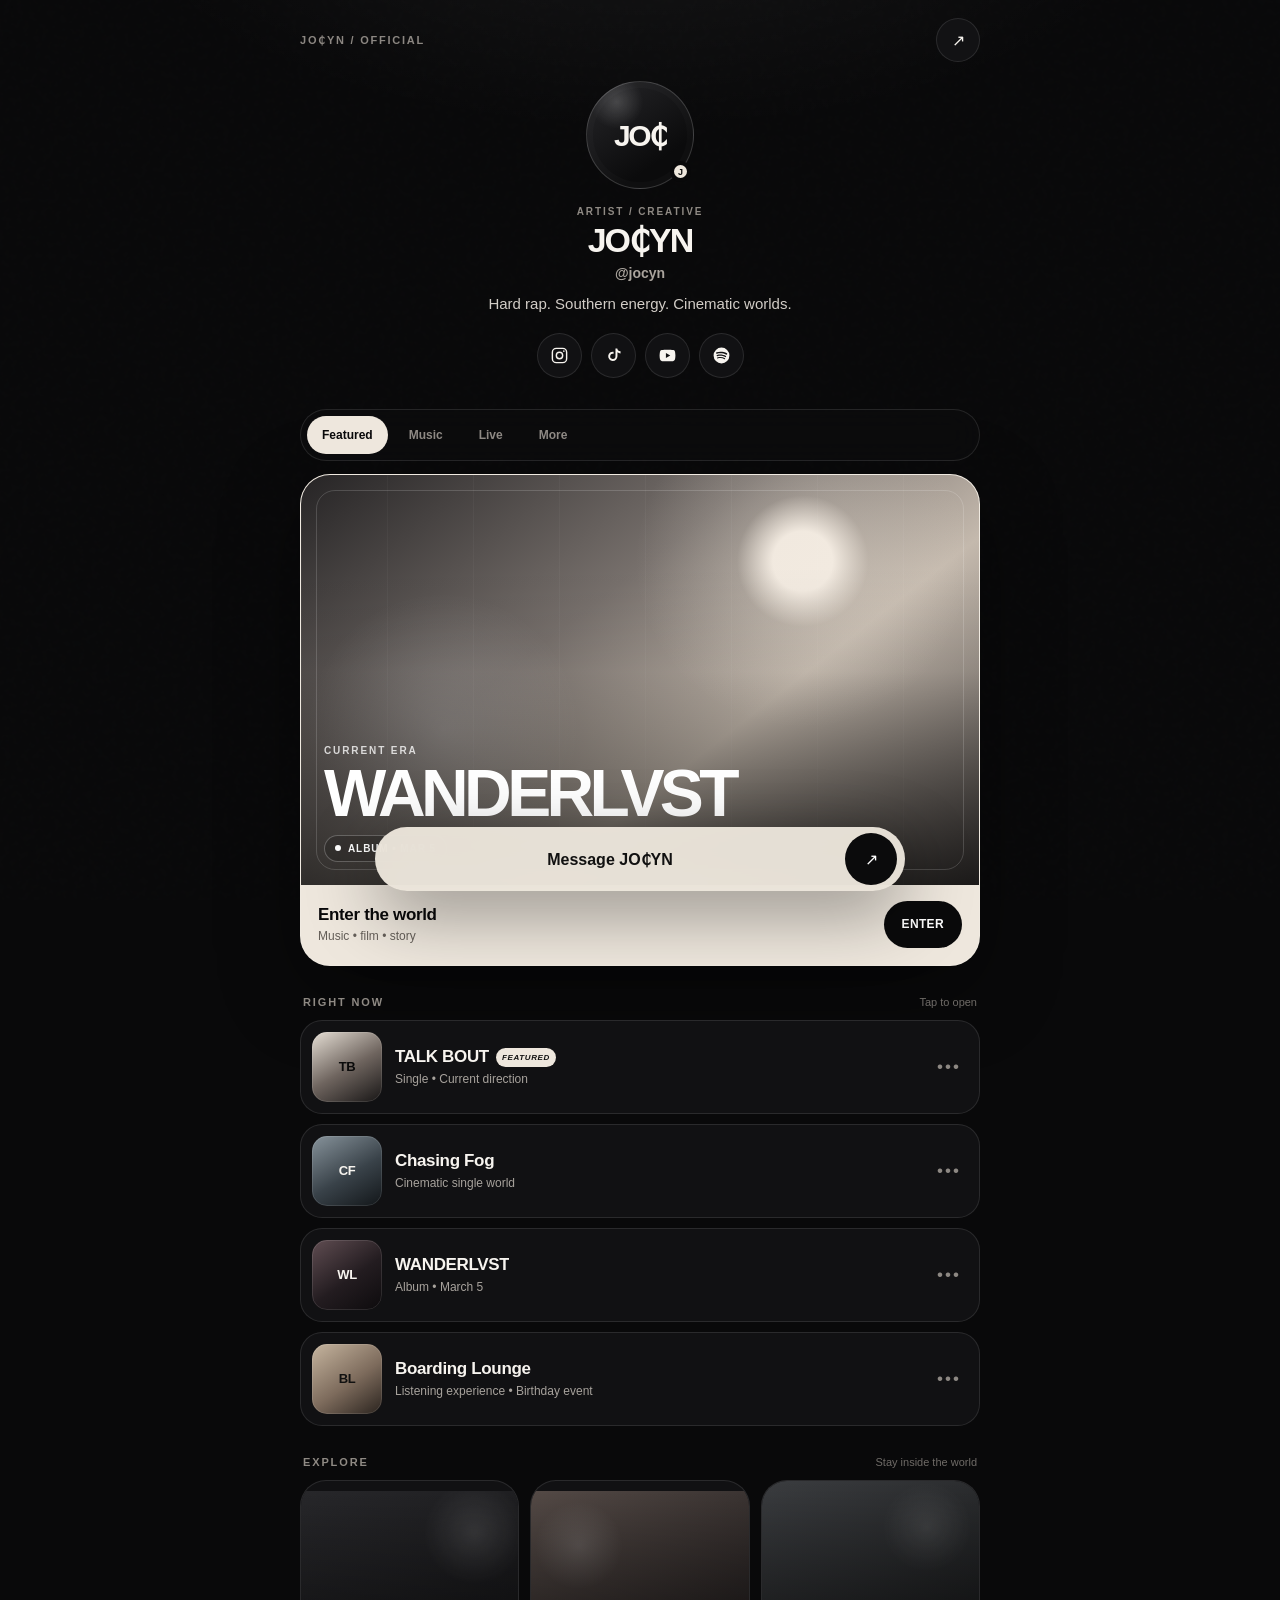
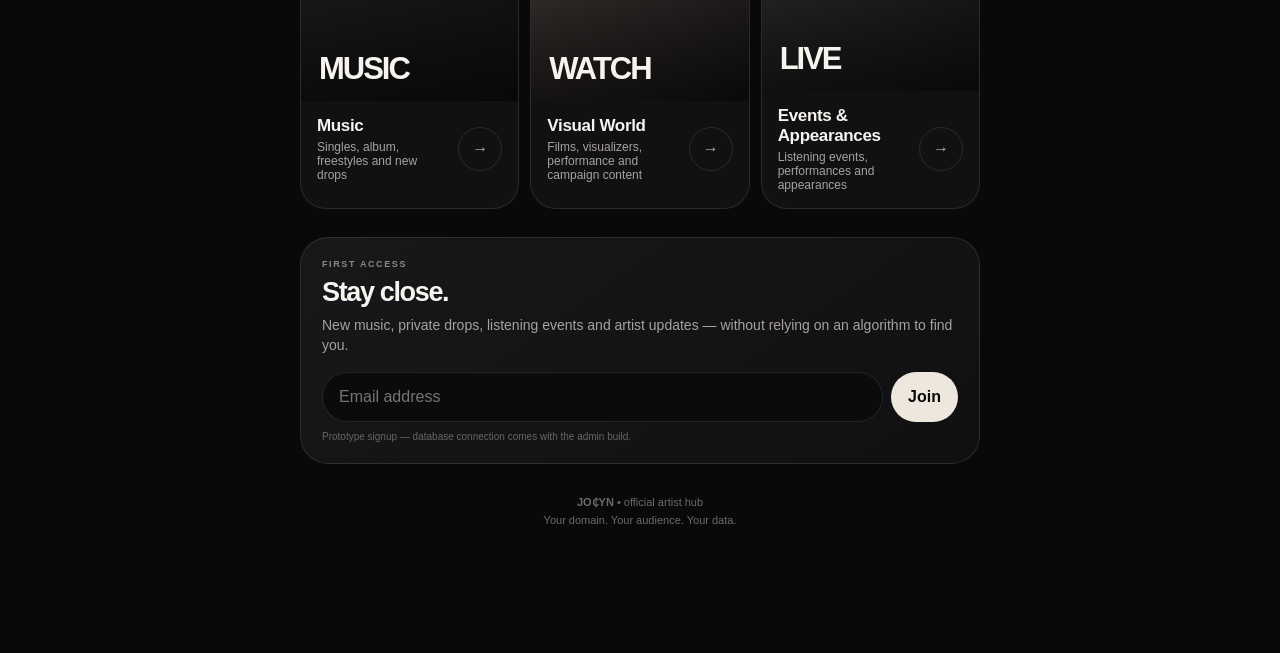
<file: jocyn-link-hub/index.html>
<!doctype html>
<html lang="en">
<head>
<meta charset="utf-8">
<meta name="viewport" content="width=device-width,initial-scale=1,viewport-fit=cover">
<meta name="theme-color" content="#0a0a0b">
<meta name="color-scheme" content="dark">
<title>JO₵YN — Official</title>
<meta name="description" content="JO₵YN — official artist hub for music, visuals, releases and events.">
<meta property="og:title" content="JO₵YN — Official">
<meta property="og:description" content="Music, visuals, releases and events — all in one place.">
<style>
:root{
  --bg:#09090a;--panel:#111113;--panel2:#171719;--panel3:#202023;--text:#f7f4ef;--muted:#a7a29c;
  --line:rgba(255,255,255,.105);--line2:rgba(255,255,255,.18);--paper:#eee7dd;--ink:#09090a;--soft:#cfc5b9;
  --r:26px;--ease:cubic-bezier(.2,.75,.25,1);--shadow:0 24px 80px rgba(0,0,0,.38)
}
*{box-sizing:border-box}
html{background:var(--bg);scroll-behavior:smooth}
body{margin:0;min-height:100%;background:
  radial-gradient(900px 420px at 50% -120px,rgba(255,255,255,.055),transparent 60%),var(--bg);
  color:var(--text);font-family:-apple-system,BlinkMacSystemFont,"SF Pro Display","Helvetica Neue",Arial,sans-serif;
  -webkit-font-smoothing:antialiased;text-rendering:optimizeLegibility}
body:before{content:"";position:fixed;inset:0;pointer-events:none;opacity:.17;z-index:0;background-image:url("data:image/svg+xml,%3Csvg viewBox='0 0 180 180' xmlns='http://www.w3.org/2000/svg'%3E%3Cfilter id='n'%3E%3CfeTurbulence type='fractalNoise' baseFrequency='.8' numOctaves='2' stitchTiles='stitch'/%3E%3C/filter%3E%3Crect width='100%25' height='100%25' filter='url(%23n)' opacity='.07'/%3E%3C/svg%3E")}
button,a,input{font:inherit}
button,a{-webkit-tap-highlight-color:transparent}
button{color:inherit}
a{color:inherit;text-decoration:none}
button:focus-visible,a:focus-visible,input:focus-visible{outline:2px solid var(--paper);outline-offset:3px}
.shell{position:relative;z-index:1;width:min(100%,720px);margin:0 auto;padding:16px 16px calc(122px + env(safe-area-inset-bottom))}
.topbar{height:48px;display:flex;align-items:center;justify-content:space-between}
.microbrand{font-size:11px;letter-spacing:.16em;font-weight:800;color:#8c8782}
.iconbtn{width:44px;height:44px;border:1px solid var(--line);background:rgba(20,20,22,.88);border-radius:50%;display:grid;place-items:center;cursor:pointer;backdrop-filter:blur(14px)}
.profile{text-align:center;padding:17px 5px 7px}
.avatarWrap{width:108px;height:108px;margin:0 auto 17px;position:relative}
.avatar{width:100%;height:100%;border-radius:50%;border:1px solid var(--line2);background:
  radial-gradient(circle at 28% 19%,rgba(255,255,255,.18),transparent 23%),
  linear-gradient(145deg,#27272a 0%,#0b0b0c 72%);display:grid;place-items:center;font-size:30px;font-weight:850;letter-spacing:-.08em;box-shadow:inset 0 0 0 6px rgba(255,255,255,.015)}
.statusdot{position:absolute;right:3px;bottom:7px;width:21px;height:21px;border-radius:50%;background:var(--paper);color:#111;border:4px solid var(--bg);font-size:9px;display:grid;place-items:center;font-weight:900}
.eyebrow{font-size:10px;letter-spacing:.19em;font-weight:800;color:#8f8a84;margin-bottom:8px}
.name{font-size:34px;line-height:.94;letter-spacing:-.058em;margin:0;font-weight:850}
.handle{font-size:14px;color:#aaa49d;margin-top:8px;font-weight:650}
.bio{margin:12px auto 0;max-width:430px;color:#d2cdc7;font-size:15px;line-height:1.45}
.socials{display:flex;justify-content:center;gap:9px;margin:18px 0 6px}
.socials a{width:45px;height:45px;border-radius:50%;display:grid;place-items:center;background:var(--panel);border:1px solid var(--line);transition:transform .18s var(--ease),background .18s ease}
.socials a:active{transform:scale(.95)}
.socials svg{width:19px;height:19px}
.navrail{position:sticky;top:8px;z-index:20;margin:18px 0 13px;display:flex;gap:6px;overflow:auto;padding:6px;background:rgba(13,13,14,.72);border:1px solid var(--line);border-radius:999px;backdrop-filter:blur(18px);scrollbar-width:none}
.navrail::-webkit-scrollbar{display:none}
.navrail button{border:0;background:transparent;color:#8e8984;white-space:nowrap;border-radius:999px;min-height:38px;padding:0 15px;font-size:12px;font-weight:750;cursor:pointer}
.navrail button.active{background:var(--paper);color:var(--ink)}
.hero{border-radius:30px;overflow:hidden;border:1px solid var(--line);background:var(--paper);color:var(--ink);box-shadow:var(--shadow)}
.heroVisual{min-height:330px;position:relative;display:flex;align-items:flex-end;padding:23px;background:
  radial-gradient(circle at 74% 21%,rgba(245,237,227,.96) 0 5%,rgba(240,232,220,.22) 11%,transparent 28%),
  radial-gradient(circle at 21% 62%,rgba(255,255,255,.18),transparent 23%),
  linear-gradient(142deg,#262425 0%,#77706c 38%,#c4b9ad 63%,#504b49 100%)}
.heroVisual:before{content:"";position:absolute;inset:0;background:
  linear-gradient(180deg,transparent 22%,rgba(0,0,0,.05) 48%,rgba(0,0,0,.65) 100%),
  repeating-linear-gradient(90deg,rgba(255,255,255,.03) 0 1px,transparent 1px 86px)}
.heroVisual:after{content:"";position:absolute;inset:15px;border:1px solid rgba(255,255,255,.16);border-radius:19px;pointer-events:none}
.heroCopy{position:relative;z-index:1;color:#fff;max-width:90%}
.heroKicker{font-size:10px;letter-spacing:.19em;font-weight:850;opacity:.78}
.heroTitle{font-size:48px;line-height:.87;letter-spacing:-.07em;font-weight:880;margin-top:9px}
.heroStatus{margin-top:12px;display:inline-flex;align-items:center;gap:7px;font-size:10px;font-weight:800;letter-spacing:.09em;border:1px solid rgba(255,255,255,.25);padding:7px 10px;border-radius:999px;background:rgba(0,0,0,.14);backdrop-filter:blur(10px)}
.heroStatus i{width:6px;height:6px;border-radius:50%;background:#fff;display:block}
.heroFoot{display:flex;align-items:center;justify-content:space-between;gap:14px;padding:16px 17px 17px}
.heroFoot strong{font-size:17px;display:block;letter-spacing:-.02em}
.heroFoot span{font-size:12px;color:#655f59;display:block;margin-top:4px}
.pill{border:0;background:#0a0a0b;color:#fff;border-radius:999px;min-height:47px;padding:0 18px;font-weight:800;font-size:12px;letter-spacing:.03em;cursor:pointer}
.sectionHead{display:flex;align-items:end;justify-content:space-between;gap:12px;margin:30px 3px 12px}
.sectionHead div:first-child{font-size:11px;letter-spacing:.17em;text-transform:uppercase;color:#8f8a84;font-weight:800}
.sectionHead small{font-size:11px;color:#6f6b67}
.stack{display:grid;gap:10px}
.linkcard{width:100%;border:1px solid var(--line);background:var(--panel);border-radius:22px;padding:11px;display:grid;grid-template-columns:minmax(0,1fr) 38px;align-items:center;gap:5px;transition:transform .16s var(--ease),background .16s ease,border-color .16s ease}
.linkcard:active{transform:scale(.988);background:#18181a}
.cardMain{min-width:0;border:0;background:transparent;color:inherit;padding:0;display:grid;grid-template-columns:70px minmax(0,1fr);align-items:center;gap:13px;text-align:left;cursor:pointer}
.art{width:70px;height:70px;border-radius:15px;display:grid;place-items:center;overflow:hidden;font-size:13px;font-weight:900;letter-spacing:-.03em;position:relative}
.art:after{content:"";position:absolute;inset:0;border:1px solid rgba(255,255,255,.11);border-radius:inherit}
.art.talk{background:linear-gradient(150deg,#e5ded4,#6f655f 52%,#171515);color:#0b0b0b}
.art.fog{background:linear-gradient(150deg,#87939b,#394249 55%,#121619)}
.art.album{background:linear-gradient(145deg,#604d52,#231c20 55%,#0d0b0d)}
.art.event{background:linear-gradient(145deg,#c6b59f,#7d6b5c 55%,#2a231e);color:#111}
.art.mono{background:linear-gradient(145deg,#3a3a3d,#111113)}
.art.stage{background:linear-gradient(145deg,#53433c,#171316)}
.cardText{min-width:0}
.cardTop{display:flex;gap:7px;align-items:center;min-width:0}
.cardText strong{font-size:17px;letter-spacing:-.02em;white-space:nowrap;overflow:hidden;text-overflow:ellipsis}
.badge{font-size:8px;letter-spacing:.08em;font-weight:850;padding:5px 6px;border-radius:999px;background:var(--paper);color:#111;flex:none}
.cardText span{display:block;color:var(--muted);font-size:12px;margin-top:5px;white-space:nowrap;overflow:hidden;text-overflow:ellipsis}
.kebab{width:38px;height:38px;border:0;background:transparent;color:#8d8883;border-radius:50%;cursor:pointer;font-size:17px;letter-spacing:2px}
.collectionGrid{display:grid;grid-template-columns:1fr;gap:11px}
.collection{border:1px solid var(--line);background:var(--panel);border-radius:26px;overflow:hidden;cursor:pointer;text-align:left;padding:0;color:inherit}
.collectionVisual{min-height:188px;padding:18px;display:flex;align-items:flex-end;position:relative;background:
  radial-gradient(circle at 80% 20%,rgba(255,255,255,.12),transparent 21%),
  linear-gradient(145deg,#27272a,#131315)}
.collection:nth-child(2) .collectionVisual{background:radial-gradient(circle at 22% 26%,rgba(255,255,255,.13),transparent 19%),linear-gradient(145deg,#544a46,#181516)}
.collection:nth-child(3) .collectionVisual{background:radial-gradient(circle at 76% 22%,rgba(255,255,255,.1),transparent 19%),linear-gradient(145deg,#3b3d40,#151617)}
.collectionVisual:after{content:"";position:absolute;inset:0;background:linear-gradient(180deg,transparent,rgba(0,0,0,.58))}
.collectionLabel{position:relative;z-index:1;font-size:36px;font-weight:880;letter-spacing:-.065em;line-height:.9}
.collectionFoot{padding:15px 16px 16px;display:flex;align-items:center;justify-content:space-between;gap:12px}
.collectionFoot strong{display:block;font-size:17px;letter-spacing:-.02em}
.collectionFoot span{font-size:12px;color:var(--muted);display:block;margin-top:4px}
.circleArrow{width:44px;height:44px;border-radius:50%;border:1px solid var(--line);display:grid;place-items:center;flex:none;color:#bbb4ad}
.join{margin-top:28px;border-radius:28px;border:1px solid var(--line);padding:21px;background:linear-gradient(145deg,#18181a,#101012)}
.joinLabel{font-size:9px;font-weight:850;letter-spacing:.18em;color:#8d8883}
.join h2{font-size:27px;letter-spacing:-.05em;margin:8px 0 7px}
.join p{font-size:14px;line-height:1.48;color:var(--muted);margin:0}
.joinRow{display:grid;grid-template-columns:minmax(0,1fr) auto;gap:8px;margin-top:16px}
.join input{min-width:0;min-height:50px;border-radius:999px;border:1px solid var(--line);background:#0b0b0c;color:#fff;padding:0 16px;font-size:16px}
.join button{border:0;border-radius:999px;background:var(--paper);color:var(--ink);font-weight:800;padding:0 17px}
.micro{margin-top:9px;color:#68645f;font-size:10px}
.footer{text-align:center;color:#6f6a65;font-size:11px;line-height:1.65;padding:29px 0 2px}
.sticky{position:fixed;z-index:40;left:0;right:0;bottom:0;padding:8px 14px calc(9px + env(safe-area-inset-bottom));pointer-events:none}
.stickyInner{width:min(calc(100% - 10px),530px);margin:auto;display:grid;grid-template-columns:1fr 54px;gap:6px;background:rgba(239,232,222,.95);padding:6px;border-radius:999px;color:#111;box-shadow:0 20px 70px rgba(0,0,0,.4);backdrop-filter:blur(18px);pointer-events:auto}
.message{min-height:52px;border:0;background:transparent;font-weight:820;cursor:pointer}
.share{width:52px;height:52px;border:0;border-radius:50%;background:#0b0b0c;color:#fff;display:grid;place-items:center;cursor:pointer}
.backdrop{position:fixed;inset:0;background:rgba(0,0,0,.62);z-index:70;display:none;align-items:flex-end;backdrop-filter:blur(7px)}
.backdrop.open{display:flex}
.sheet{width:min(100%,720px);max-height:min(88%,820px);overflow:auto;margin:0 auto;background:#eee8df;color:#0a0a0b;border-radius:30px 30px 0 0;padding:12px 17px calc(27px + env(safe-area-inset-bottom));box-shadow:0 -30px 80px rgba(0,0,0,.35)}
.grab{width:42px;height:5px;border-radius:8px;background:#c8beb3;margin:0 auto 14px}
.sheetTop{display:flex;align-items:start;justify-content:space-between;gap:13px}
.sheetKicker{font-size:9px;letter-spacing:.17em;font-weight:900;color:#7d756d;margin-bottom:6px}
.sheetTitle{font-size:30px;line-height:1;letter-spacing:-.05em;margin:0;font-weight:860}
.close{width:42px;height:42px;border:0;border-radius:50%;background:#dcd4ca;color:#111;cursor:pointer;flex:none}
.sheetBody{margin-top:17px}
.sheetBody>p{font-size:15px;line-height:1.52;color:#554f49;margin:0 0 17px}
.sheetActions{display:flex;flex-wrap:wrap;gap:7px;margin:14px 0 3px}
.sheetActions button{border:1px solid rgba(0,0,0,.12);background:#fff;border-radius:999px;min-height:44px;padding:0 15px;font-weight:750;font-size:12px;color:#111}
.itemGrid{display:grid;grid-template-columns:1fr 1fr;gap:11px}
.miniCard{background:#fff;border-radius:21px;overflow:hidden}
.miniArt{aspect-ratio:1.1/1;display:grid;place-items:end start;padding:14px;color:#fff;font-weight:900;font-size:20px;letter-spacing:-.04em;background:linear-gradient(145deg,#4c4c4f,#151517)}
.miniArt.talk{background:linear-gradient(145deg,#d6ccc0,#6f655f 60%,#1c1918);color:#111}
.miniArt.fog{background:linear-gradient(145deg,#87939b,#2d363c)}
.miniArt.album{background:linear-gradient(145deg,#6a555c,#1c1619)}
.miniArt.event{background:linear-gradient(145deg,#c1af98,#5b4d42);color:#111}
.miniArt.stage{background:linear-gradient(145deg,#5b4840,#161214)}
.miniArt.mono{background:linear-gradient(145deg,#48484b,#111113)}
.miniCopy{padding:12px}
.miniCopy strong{font-size:14px;display:block;letter-spacing:-.01em}
.miniCopy span{font-size:11px;color:#776f68;display:block;margin-top:4px;line-height:1.25}
.contextMenu{position:fixed;z-index:90;display:none;min-width:190px;background:#f1ebe3;color:#111;border-radius:18px;padding:7px;box-shadow:0 16px 50px rgba(0,0,0,.35)}
.contextMenu.open{display:block}
.contextMenu button{width:100%;border:0;background:transparent;border-radius:12px;text-align:left;min-height:42px;padding:0 12px;color:#111;font-weight:700;font-size:13px}
.contextMenu button:active{background:#ded6cc}
.toast{position:fixed;z-index:110;left:50%;bottom:111px;transform:translate(-50%,16px);opacity:0;pointer-events:none;transition:.2s var(--ease);background:#fff;color:#111;border-radius:999px;padding:11px 15px;font-weight:700;font-size:12px;white-space:nowrap;max-width:calc(100% - 34px);overflow:hidden;text-overflow:ellipsis;box-shadow:0 10px 36px rgba(0,0,0,.26)}
.toast.show{opacity:1;transform:translate(-50%,0)}
@media(min-width:650px){.shell{padding-left:20px;padding-right:20px}.heroVisual{min-height:410px}.heroTitle{font-size:66px}.collectionGrid{grid-template-columns:repeat(3,1fr)}.collectionVisual{min-height:210px}.collectionLabel{font-size:31px}.itemGrid{grid-template-columns:repeat(3,1fr)}}
@media(max-width:360px){.heroTitle{font-size:42px}.collectionLabel{font-size:32px}.linkcard{grid-template-columns:minmax(0,1fr) 34px}.cardMain{grid-template-columns:62px minmax(0,1fr)}.art{width:62px;height:62px}.cardText strong{font-size:16px}}
@media(prefers-reduced-motion:reduce){html{scroll-behavior:auto}*,*:before,*:after{transition:none!important;animation:none!important}}
</style>
</head>
<body>
<main class="shell">
  <header class="topbar">
    <div class="microbrand">JO₵YN / OFFICIAL</div>
    <button class="iconbtn" id="topShare" aria-label="Share JO₵YN">↗</button>
  </header>

  <section class="profile" id="top">
    <div class="avatarWrap"><div class="avatar" id="avatar">JO₵</div><div class="statusdot">J</div></div>
    <div class="eyebrow" id="profileEyebrow"></div>
    <h1 class="name" id="profileName"></h1>
    <div class="handle" id="profileHandle"></div>
    <p class="bio" id="profileBio"></p>
    <nav class="socials" id="socials" aria-label="Social links"></nav>
  </section>

  <nav class="navrail" aria-label="Page sections">
    <button class="active" data-scroll="featured">Featured</button>
    <button data-scroll="music">Music</button>
    <button data-scroll="live">Live</button>
    <button data-scroll="more">More</button>
  </nav>

  <section class="hero" id="featured">
    <div class="heroVisual">
      <div class="heroCopy">
        <div class="heroKicker" id="heroKicker"></div>
        <div class="heroTitle" id="heroTitle"></div>
        <div class="heroStatus"><i></i><span id="heroStatus"></span></div>
      </div>
    </div>
    <div class="heroFoot">
      <div><strong id="heroActionTitle">Enter the world</strong><span id="heroSubtitle"></span></div>
      <button class="pill" id="heroAction"></button>
    </div>
  </section>

  <div class="sectionHead"><div>Right now</div><small>Tap to open</small></div>
  <section class="stack" id="featuredStack"></section>

  <div class="sectionHead" id="music"><div>Explore</div><small>Stay inside the world</small></div>
  <section class="collectionGrid" id="collectionGrid"></section>

  <section class="join" id="more">
    <div class="joinLabel">FIRST ACCESS</div>
    <h2>Stay close.</h2>
    <p>New music, private drops, listening events and artist updates — without relying on an algorithm to find you.</p>
    <form class="joinRow" id="joinForm">
      <input type="email" id="email" autocomplete="email" placeholder="Email address" aria-label="Email address" required>
      <button type="submit">Join</button>
    </form>
    <div class="micro">Prototype signup — database connection comes with the admin build.</div>
  </section>

  <footer class="footer"><strong>JO₵YN</strong> • official artist hub<br>Your domain. Your audience. Your data.</footer>
</main>

<div class="sticky" aria-label="Persistent actions">
  <div class="stickyInner"><button class="message" id="messageBtn">Message JO₵YN</button><button class="share" id="bottomShare" aria-label="Share">↗</button></div>
</div>

<div class="backdrop" id="sheetBackdrop" aria-hidden="true">
  <section class="sheet" role="dialog" aria-modal="true" aria-labelledby="sheetTitle">
    <div class="grab"></div>
    <div class="sheetTop">
      <div><div class="sheetKicker" id="sheetKicker">JO₵YN</div><h2 class="sheetTitle" id="sheetTitle"></h2></div>
      <button class="close" id="sheetClose" aria-label="Close">✕</button>
    </div>
    <div class="sheetBody" id="sheetBody"></div>
  </section>
</div>

<div class="contextMenu" id="contextMenu" aria-hidden="true">
  <button data-context="open">Open</button>
  <button data-context="share">Share</button>
  <button data-context="copy">Copy link</button>
</div>
<div class="toast" id="toast" role="status" aria-live="polite"></div>

<script src="./data-layer.js"></script>
<script src="./content.js"></script>
<script>
(function(){
  "use strict";
  var data=window.JOCYN_HUB;
  var store=window.JOCYN_STORE||null;
  var published=store?store.getPublished():null;
  if(published&&data){
    data.hero.title=published.heroTitle||data.hero.title;
    data.hero.subtitle=published.heroSubtitle||data.hero.subtitle;
    data.hero.status=published.heroStatus||data.hero.status;
    data.hero.action=published.heroAction||data.hero.action;
    var tb=data.featured.find(function(x){return x.id==='talk-bout'});
    if(tb){
      tb.title=published.featuredTitle||tb.title;
      tb.subtitle=published.featuredSubtitle||tb.subtitle;
      tb.actions=[published.featuredCta||'Listen now','Watch','Credits'];
      tb.hidden=published.featuredVisible===false;
    }
    data.featured.forEach(function(item){
      if(item.id==='chasing-fog'&&published.chasingVisible===false)item.hidden=true;
      if(item.id==='wanderlvst'&&published.wanderVisible===false)item.hidden=true;
      if(item.id==='boarding-lounge'&&published.boardingVisible===false)item.hidden=true;
    });
  }
  function track(type,payload){if(store)store.track(type,payload||{})}
  track('page_view',{path:location.pathname,referrer:document.referrer||''});
  if(!data){document.body.innerHTML='<p style="padding:20px">Content failed to load.</p>';return}
  var $=function(q,root){return (root||document).querySelector(q)};
  var $$=function(q,root){return Array.prototype.slice.call((root||document).querySelectorAll(q))};
  var toast=$('#toast'), toastTimer, activeContext=null;
  function note(msg){clearTimeout(toastTimer);toast.textContent=msg;toast.classList.add('show');toastTimer=setTimeout(function(){toast.classList.remove('show')},2200)}
  function safeHref(href){return href&&href!=='#'?href:'#'}
  function icon(key){
    var map={
      instagram:'<svg viewBox="0 0 24 24" fill="none" stroke="currentColor" stroke-width="1.8"><rect x="3" y="3" width="18" height="18" rx="5"/><circle cx="12" cy="12" r="4"/><circle cx="17.5" cy="6.5" r="1" fill="currentColor" stroke="none"/></svg>',
      tiktok:'<svg viewBox="0 0 24 24" fill="currentColor"><path d="M14.5 3v10.1a3.35 3.35 0 1 1-2.4-3.21V7.26A5.85 5.85 0 1 0 17 13.1V8.04c1.13.82 2.48 1.27 3.88 1.28V6.67c-2.58-.18-3.89-1.72-4.1-3.67H14.5Z"/></svg>',
      youtube:'<svg viewBox="0 0 24 24" fill="currentColor"><path d="M21.5 7.2a2.8 2.8 0 0 0-2-2C17.7 4.7 12 4.7 12 4.7s-5.7 0-7.5.5a2.8 2.8 0 0 0-2 2A29 29 0 0 0 2 12a29 29 0 0 0 .5 4.8 2.8 2.8 0 0 0 2 2c1.8.5 7.5.5 7.5.5s5.7 0 7.5-.5a2.8 2.8 0 0 0 2-2A29 29 0 0 0 22 12a29 29 0 0 0-.5-4.8ZM10 15.2V8.8l5.5 3.2-5.5 3.2Z"/></svg>',
      spotify:'<svg viewBox="0 0 24 24" fill="currentColor"><path d="M12 2a10 10 0 1 0 0 20 10 10 0 0 0 0-20Zm4.58 14.43a.62.62 0 0 1-.85.2c-2.32-1.42-5.24-1.74-8.68-.95a.62.62 0 1 1-.28-1.2c3.77-.86 7-.5 9.61 1.1.3.17.39.56.2.85Zm1.22-2.7a.77.77 0 0 1-1.06.25c-2.66-1.63-6.72-2.1-9.87-1.15a.77.77 0 1 1-.45-1.47c3.6-1.09 8.08-.56 11.13 1.31.36.22.47.7.25 1.06Zm.1-2.82C14.7 9.02 9.44 8.85 6.38 9.77A.92.92 0 1 1 5.85 8c3.52-1.06 9.34-.85 12.98 1.31a.92.92 0 1 1-.94 1.59Z"/></svg>'
    };return map[key]||'•';
  }
  $('#profileEyebrow').textContent=data.profile.eyebrow;
  $('#profileName').textContent=data.profile.name;
  $('#profileHandle').textContent=data.profile.handle;
  $('#profileBio').textContent=data.profile.bio;
  data.socials.forEach(function(s){
    var a=document.createElement('a');a.href=safeHref(s.href);a.setAttribute('aria-label',s.label);a.innerHTML=icon(s.key);
    a.addEventListener('click',function(e){track('destination_click',{destination:s.label,kind:'social'});if(s.href==='#'){e.preventDefault();note(s.label+' link ready for your real URL.')}});
    $('#socials').appendChild(a);
  });
  $('#heroKicker').textContent=data.hero.kicker;$('#heroTitle').textContent=data.hero.title;$('#heroStatus').textContent=data.hero.status;$('#heroSubtitle').textContent=data.hero.subtitle;$('#heroAction').textContent=data.hero.action;
  function openDetail(item,kicker){
    closeContext();$('#sheetKicker').textContent=kicker||'JO₵YN';$('#sheetTitle').textContent=item.detailTitle||item.title;
    var body=$('#sheetBody');body.innerHTML='';
    var p=document.createElement('p');p.textContent=item.detailBody||item.subtitle||'';body.appendChild(p);
    if(item.actions&&item.actions.length){var acts=document.createElement('div');acts.className='sheetActions';item.actions.forEach(function(label){var b=document.createElement('button');b.type='button';b.textContent=label;b.addEventListener('click',function(){track('destination_click',{destination:label,content:item.title||item.detailTitle||'JO₵YN'});note(label+' destination is ready to connect.')});acts.appendChild(b)});body.appendChild(acts)}
    setSheet(true);
  }
  $('#heroAction').addEventListener('click',function(){track('content_open',{content:data.hero.title,kind:'hero'});openDetail(data.hero,'CURRENT ERA')});
  data.featured.forEach(function(item){
    if(item.hidden)return;
    var b=document.createElement('article');b.className='linkcard';b.dataset.id=item.id;
    b.innerHTML='<button type="button" class="cardMain" aria-label="Open '+item.title+'"><div class="art '+(item.artClass||'mono')+'">'+item.art+'</div><div class="cardText"><div class="cardTop"><strong>'+item.title+'</strong>'+(item.badge?'<em class="badge">'+item.badge+'</em>':'')+'</div><span>'+item.subtitle+'</span></div></button><button type="button" class="kebab" aria-label="More options for '+item.title+'">•••</button>';
    $('.cardMain',b).addEventListener('click',function(){track('content_open',{content:item.title,kind:item.type});openDetail(item,item.type.toUpperCase())});
    $('.kebab',b).addEventListener('click',function(e){e.stopPropagation();openContext(e.currentTarget,item)});
    $('#featuredStack').appendChild(b);
  });
  data.collections.forEach(function(c){
    var b=document.createElement('button');b.type='button';b.className='collection';b.id=c.id==='live'?'live':'';
    b.innerHTML='<div class="collectionVisual"><div class="collectionLabel">'+c.label+'</div></div><div class="collectionFoot"><div><strong>'+c.title+'</strong><span>'+c.subtitle+'</span></div><div class="circleArrow">→</div></div>';
    b.addEventListener('click',function(){track('content_open',{content:c.title,kind:'collection'});openCollection(c)});$('#collectionGrid').appendChild(b);
  });
  function openCollection(c){
    $('#sheetKicker').textContent=c.label;$('#sheetTitle').textContent=c.title;var body=$('#sheetBody');body.innerHTML='';
    var p=document.createElement('p');p.textContent=c.subtitle+'.';body.appendChild(p);var grid=document.createElement('div');grid.className='itemGrid';
    c.items.forEach(function(x){var card=document.createElement('article');card.className='miniCard';card.innerHTML='<div class="miniArt '+(x.cls||'mono')+'">'+x.art+'</div><div class="miniCopy"><strong>'+x.title+'</strong><span>'+x.meta+'</span></div>';grid.appendChild(card)});body.appendChild(grid);setSheet(true)
  }
  var backdrop=$('#sheetBackdrop');function setSheet(open){backdrop.classList.toggle('open',open);backdrop.setAttribute('aria-hidden',open?'false':'true');document.body.style.overflow=open?'hidden':'';if(open)setTimeout(function(){$('#sheetClose').focus()},30)}
  $('#sheetClose').addEventListener('click',function(){setSheet(false)});backdrop.addEventListener('click',function(e){if(e.target===backdrop)setSheet(false)});
  document.addEventListener('keydown',function(e){if(e.key==='Escape'){setSheet(false);closeContext()}});
  function openContext(anchor,item){activeContext=item;var m=$('#contextMenu'),r=anchor.getBoundingClientRect();m.classList.add('open');m.setAttribute('aria-hidden','false');var w=190,left=Math.min(window.innerWidth-w-12,Math.max(12,r.right-w));var top=Math.min(window.innerHeight-150,Math.max(12,r.bottom+6));m.style.left=left+'px';m.style.top=top+'px'}
  function closeContext(){var m=$('#contextMenu');m.classList.remove('open');m.setAttribute('aria-hidden','true');activeContext=null}
  document.addEventListener('click',function(e){if(!e.target.closest('#contextMenu')&&!e.target.closest('.kebab'))closeContext()});
  $$('[data-context]').forEach(function(b){b.addEventListener('click',function(){if(!activeContext)return;var action=b.dataset.context,item=activeContext;if(action==='open')openDetail(item,item.type.toUpperCase());else if(action==='share')share({title:item.title,text:'JO₵YN — '+item.title,url:location.href+'#'+item.id});else if(action==='copy')copyText(location.href+'#'+item.id);closeContext()})});
  async function copyText(text){try{await navigator.clipboard.writeText(text);note('Link copied.')}catch(e){note('Copy link is available on the final hosted domain.')}}
  async function share(payload){if(navigator.share){try{await navigator.share(payload);return}catch(e){if(e&&e.name==='AbortError')return}}note('Share is ready on the hosted prototype.')}
  function sharePage(){share({title:'JO₵YN',text:'JO₵YN — official artist hub',url:location.href})}
  $('#topShare').addEventListener('click',sharePage);$('#bottomShare').addEventListener('click',sharePage);
  $('#messageBtn').addEventListener('click',function(){track('message_intent',{source:'sticky'});openDetail({title:'Message JO₵YN',detailTitle:'Connect',detailBody:'This button can route to Instagram DM, email, booking or a dedicated contact form — whichever you want to prioritize.',actions:['Instagram DM','Email','Booking']},'CONTACT')});
  $('#joinForm').addEventListener('submit',function(e){e.preventDefault();var input=$('#email');if(!input.checkValidity()){input.reportValidity();return}track('signup_intent',{source:'public_hub'});note('Signup captured in the prototype event stream.');input.value=''});
  if(published&&published.emailVisible===false){var more=$('#more');if(more)more.style.display='none';}
  $('[data-scroll]').forEach(function(btn){btn.addEventListener('click',function(){var target=btn.dataset.scroll;var el=target==='featured'?$('#featured'):target==='more'?$('#more'):target==='live'?$('#live'):$('#music');if(el)el.scrollIntoView({behavior:'smooth',block:'start'});$$('[data-scroll]').forEach(function(x){x.classList.remove('active')});btn.classList.add('active')})});
})();
</script>
</body>
</html>
</file>
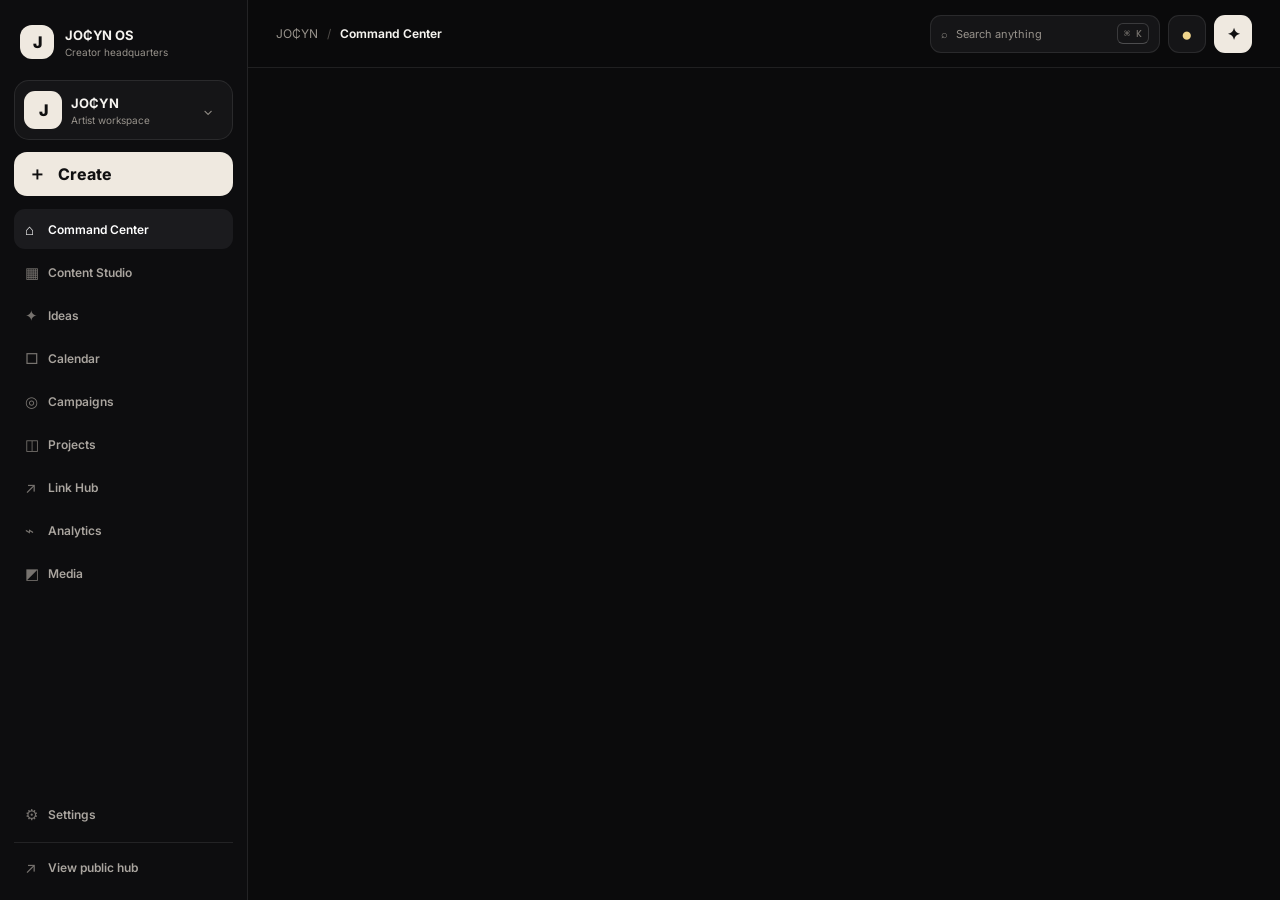
<file: jocyn-link-hub/os/index.html>
<!doctype html>
<html lang="en">
<head>
  <meta charset="utf-8">
  <meta name="viewport" content="width=device-width,initial-scale=1,viewport-fit=cover">
  <meta name="theme-color" content="#0b0b0c">
  <meta name="color-scheme" content="dark light">
  <title>JO₵YN OS — Social Command Center</title>
  <meta name="description" content="JO₵YN creator operating system prototype.">
  <link rel="stylesheet" href="./os.css">
</head>
<body>
<div class="app" id="app">
  <aside class="sidebar" id="sidebar" aria-label="Primary navigation">
    <div class="brand-lockup">
      <div class="brand-mark">J</div>
      <div><strong>JO₵YN OS</strong><span>Creator headquarters</span></div>
    </div>

    <button class="workspace" id="workspaceBtn" type="button" aria-label="Current workspace">
      <span class="workspace-avatar">J</span>
      <span class="workspace-copy"><strong>JO₵YN</strong><small>Artist workspace</small></span>
      <span class="chev">⌄</span>
    </button>

    <button class="create-primary" id="createBtn" type="button"><span>＋</span> Create</button>

    <nav class="nav-list" id="navList">
      <button class="nav-item active" data-view="home"><span>⌂</span><b>Command Center</b></button>
      <button class="nav-item" data-view="content"><span>▦</span><b>Content Studio</b></button>
      <button class="nav-item" data-view="ideas"><span>✦</span><b>Ideas</b></button>
      <button class="nav-item" data-view="calendar"><span>□</span><b>Calendar</b></button>
      <button class="nav-item" data-view="campaigns"><span>◎</span><b>Campaigns</b></button>
      <button class="nav-item" data-view="projects"><span>◫</span><b>Projects</b></button>
      <button class="nav-item" data-view="linkhub"><span>↗</span><b>Link Hub</b></button>
      <button class="nav-item" data-view="analytics"><span>⌁</span><b>Analytics</b></button>
      <button class="nav-item" data-view="media"><span>◩</span><b>Media</b></button>
    </nav>

    <div class="sidebar-bottom">
      <button class="nav-item" data-view="settings"><span>⚙</span><b>Settings</b></button>
      <a class="public-link" href="../index.html" target="_blank" rel="noopener"><span>↗</span><b>View public hub</b></a>
    </div>
  </aside>

  <div class="main-shell">
    <header class="topbar">
      <button class="mobile-menu" id="mobileMenu" aria-label="Open navigation">☰</button>
      <div class="breadcrumb"><span>JO₵YN</span><strong id="viewTitle">Command Center</strong></div>
      <div class="top-actions">
        <button class="search-btn" id="searchBtn" type="button"><span>⌕</span><span>Search anything</span><kbd>⌘ K</kbd></button>
        <button class="round-btn" id="notifBtn" type="button" aria-label="Notifications"><span>•</span></button>
        <button class="round-btn ai-round" id="aiBtn" type="button" aria-label="Ask AI">✦</button>
      </div>
    </header>

    <main class="workspace-main" id="viewRoot" tabindex="-1"></main>
  </div>

  <nav class="mobile-dock" aria-label="Mobile navigation">
    <button data-view="home" class="active"><span>⌂</span><small>Home</small></button>
    <button data-view="content"><span>▦</span><small>Content</small></button>
    <button id="mobileCreate"><span class="dock-create">＋</span><small>Create</small></button>
    <button id="mobileAi"><span>✦</span><small>AI</small></button>
    <button id="mobileMore"><span>•••</span><small>More</small></button>
  </nav>
</div>

<div class="overlay" id="createOverlay" aria-hidden="true">
  <section class="modal create-modal" role="dialog" aria-modal="true" aria-labelledby="createTitle">
    <div class="modal-head">
      <div><span class="overline">UNIVERSAL LAUNCHER</span><h2 id="createTitle">What are we making?</h2></div>
      <button class="icon-close" data-close="createOverlay">×</button>
    </div>
    <div class="create-grid" id="createGrid"></div>
    <button class="ai-create" id="startWithAi"><span>✦</span><div><strong>Start with AI</strong><small>Describe a goal and build the plan from there.</small></div><b>→</b></button>
  </section>
</div>

<div class="overlay" id="commandOverlay" aria-hidden="true">
  <section class="modal command-modal" role="dialog" aria-modal="true" aria-labelledby="commandTitle">
    <div class="command-input-wrap">
      <span>⌕</span>
      <input id="commandInput" placeholder="Search or run a command…" autocomplete="off">
      <kbd>ESC</kbd>
    </div>
    <div class="command-results" id="commandResults" aria-live="polite"></div>
  </section>
</div>

<div class="overlay drawer-overlay" id="aiOverlay" aria-hidden="true">
  <aside class="ai-drawer" role="dialog" aria-modal="true" aria-labelledby="aiTitle">
    <div class="drawer-head">
      <div><span class="overline">CONTEXTUAL AI</span><h2 id="aiTitle">JO₵YN Assistant</h2></div>
      <button class="icon-close" data-close="aiOverlay">×</button>
    </div>
    <div class="ai-context">
      <span>Current context</span>
      <strong id="aiContextLabel">Command Center</strong>
      <small>JO₵YN • Artist workspace</small>
    </div>
    <div class="assistant-feed" id="assistantFeed">
      <div class="assistant-msg">
        <span class="assistant-star">✦</span>
        <p>I’m working inside the JO₵YN workspace. Ask me what to post, what to promote next, how to repurpose something, or how to update the public hub.</p>
      </div>
    </div>
    <div class="suggestion-chips" id="aiChips"></div>
    <form class="ai-composer" id="aiForm">
      <textarea id="aiInput" rows="3" placeholder="Ask about content, campaigns, releases, analytics or the Link Hub…"></textarea>
      <button type="submit">Send ↑</button>
    </form>
  </aside>
</div>

<div class="toast" id="toast" role="status" aria-live="polite"></div>
<script src="../data-layer.js"></script>
<script src="./os.js"></script>
</body>
</html>
</file>
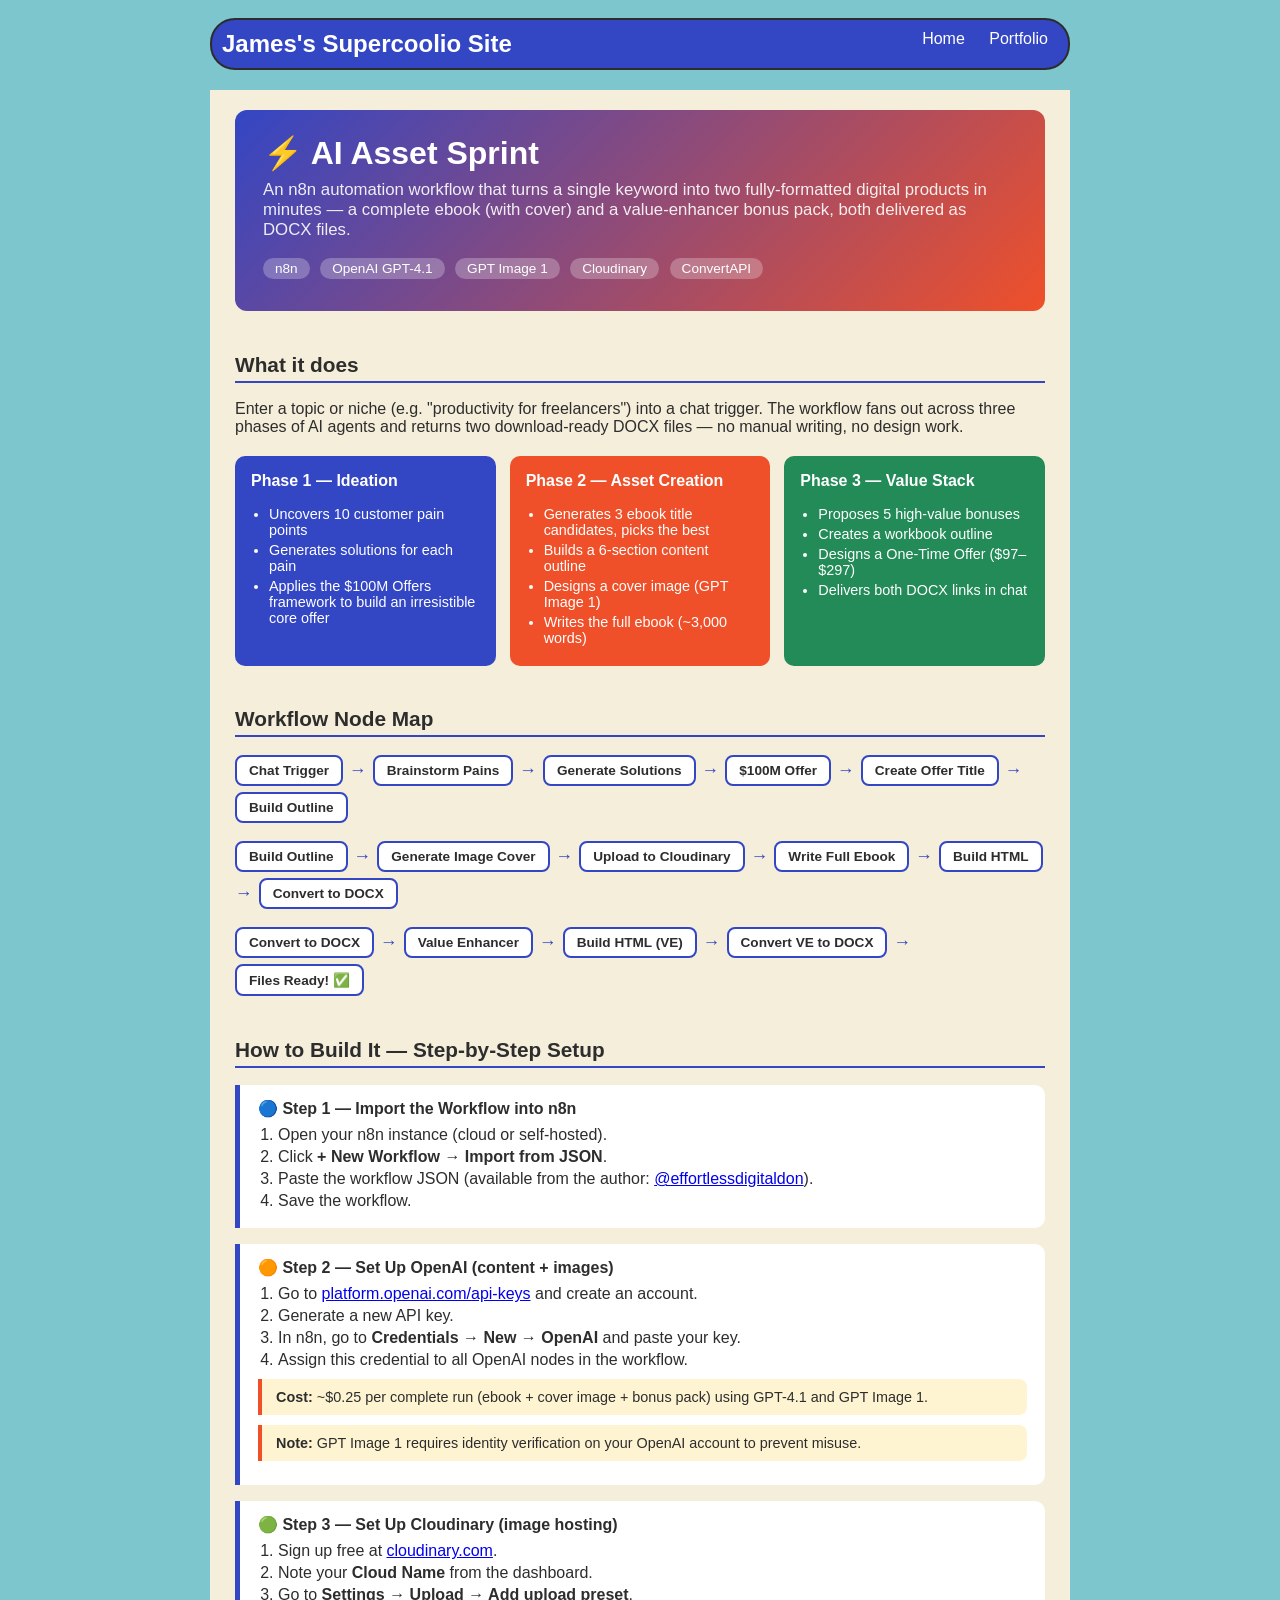
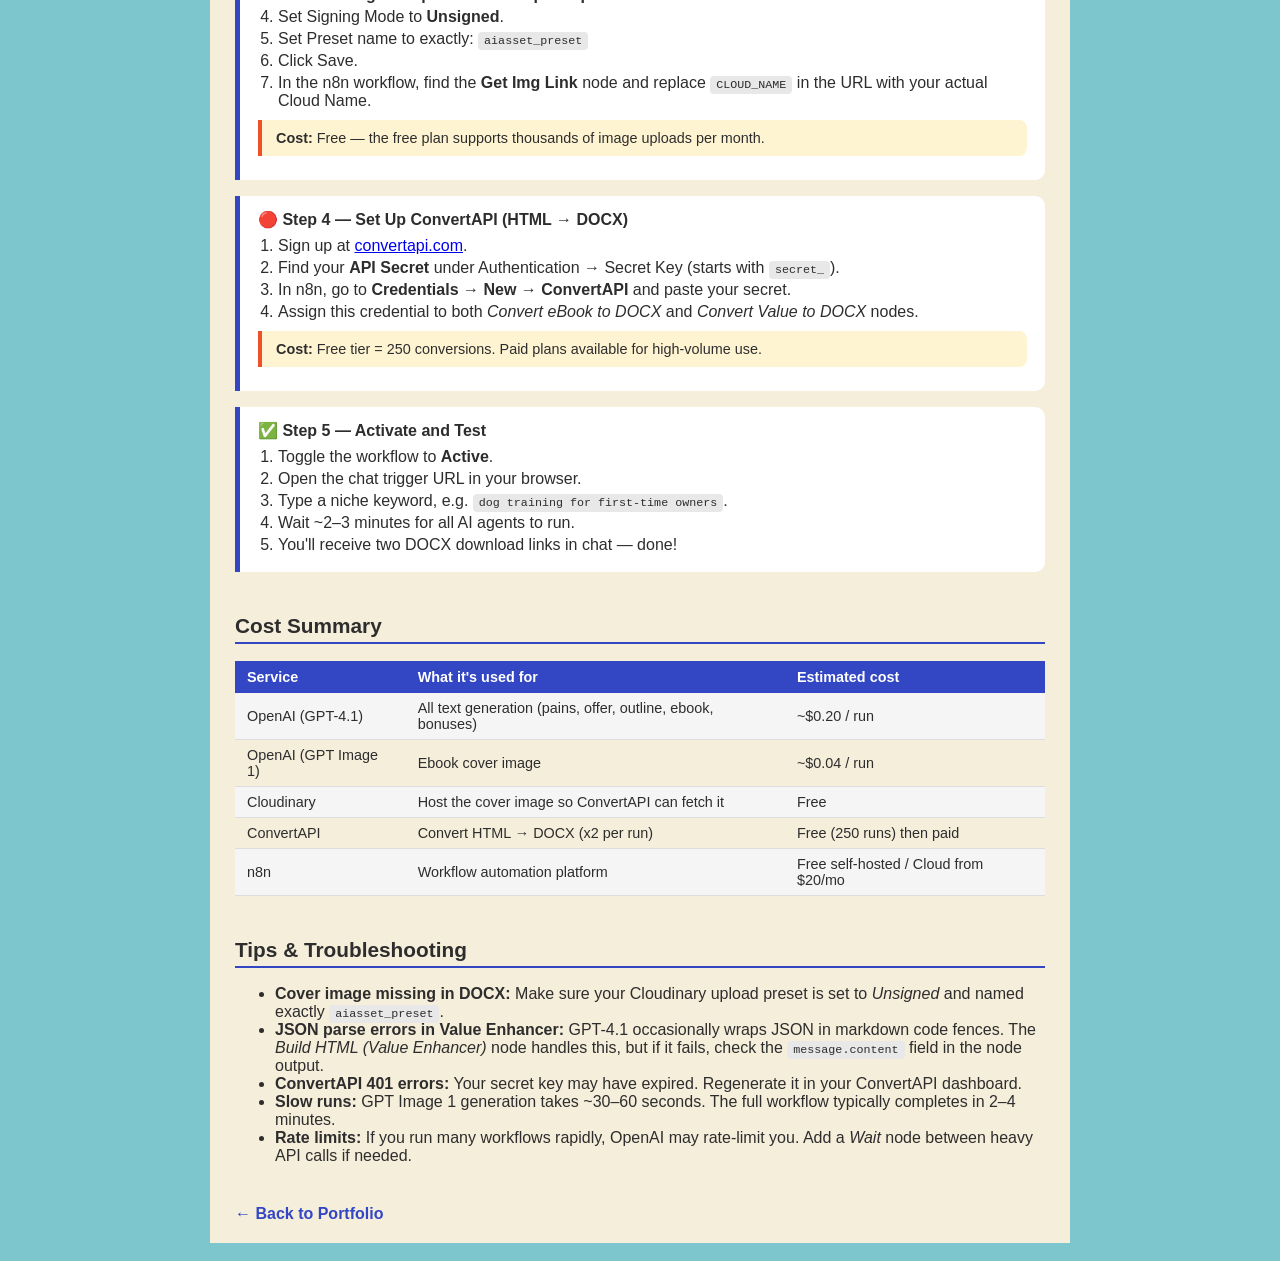
<file: ai-asset-sprint.html>
<!DOCTYPE html>
<html>
<head>
    <title>AI Asset Sprint – James Campbell</title>
    <style>
        body {
            background: rgb(125, 198, 205);
            color: rgb(45, 45, 45);
            padding: 10px;
            font-family: arial;
        }
        header {
            font-size: 1.5em;
            font-weight: bold;
        }
        #all-contents {
            max-width: 860px;
            margin: auto;
        }

        /* navigation */
        nav {
            background: rgb(51, 70, 196);
            margin: 0 auto;
            margin-bottom: 20px;
            display: flex;
            padding: 10px;
            border: 2px solid;
            border-radius: 25px;
        }
        nav header {
            display: flex;
            align-items: center;
            color: #fff;
            flex: 1;
        }
        nav ul { list-style: none; margin: 0; padding: 0; }
        nav li { display: inline-block; padding: 0 10px; }
        nav a { text-decoration: none; color: #fff; }

        /* main card */
        main {
            background: rgb(245, 238, 219);
            padding: 20px 25px;
        }

        h1 { margin-top: 0; font-size: 1.8em; }
        h2 { font-size: 1.3em; margin-top: 2em; border-bottom: 2px solid rgb(51,70,196); padding-bottom: 4px; }
        h3 { font-size: 1.1em; margin-top: 1.4em; }

        /* hero banner */
        .hero {
            background: linear-gradient(135deg, rgb(51,70,196), rgb(239,80,41));
            color: #fff;
            border-radius: 12px;
            padding: 24px 28px;
            margin-bottom: 28px;
        }
        .hero h1 { color: #fff; margin: 0 0 8px 0; font-size: 2em; }
        .hero p { margin: 0; font-size: 1.05em; opacity: 0.9; }
        .badge {
            display: inline-block;
            background: rgba(255,255,255,0.25);
            border-radius: 20px;
            padding: 3px 12px;
            font-size: 0.85em;
            margin-right: 6px;
            margin-bottom: 8px;
        }

        /* phase cards */
        .phases { display: flex; gap: 14px; flex-wrap: wrap; margin: 20px 0; }
        .phase {
            flex: 1;
            min-width: 200px;
            border-radius: 10px;
            padding: 16px;
            color: #fff;
        }
        .phase-1 { background: rgb(51,70,196); }
        .phase-2 { background: rgb(239,80,41); }
        .phase-3 { background: rgb(34,139,87); }
        .phase h3 { margin-top: 0; font-size: 1em; color: #fff; }
        .phase ul { padding-left: 18px; margin: 0; }
        .phase li { margin-bottom: 4px; font-size: 0.9em; }

        /* flow diagram */
        .flow {
            display: flex;
            flex-wrap: wrap;
            align-items: center;
            gap: 6px;
            margin: 18px 0;
            font-size: 0.85em;
        }
        .flow-node {
            background: #fff;
            border: 2px solid rgb(51,70,196);
            border-radius: 8px;
            padding: 6px 12px;
            font-weight: bold;
            white-space: nowrap;
        }
        .flow-arrow { color: rgb(51,70,196); font-size: 1.3em; font-weight: bold; }

        /* setup steps */
        .setup-step {
            background: #fff;
            border-left: 5px solid rgb(51,70,196);
            border-radius: 0 10px 10px 0;
            padding: 14px 18px;
            margin-bottom: 16px;
        }
        .setup-step h3 { margin: 0 0 8px 0; font-size: 1em; }
        .setup-step ol, .setup-step ul { margin: 6px 0 0 0; padding-left: 20px; }
        .setup-step li { margin-bottom: 4px; }

        .note {
            background: rgb(255, 244, 210);
            border-left: 4px solid rgb(239,80,41);
            padding: 10px 14px;
            border-radius: 0 8px 8px 0;
            font-size: 0.9em;
            margin: 10px 0;
        }

        code {
            background: #e8e8e8;
            padding: 2px 6px;
            border-radius: 4px;
            font-size: 0.9em;
        }

        /* cost table */
        table {
            width: 100%;
            border-collapse: collapse;
            margin: 12px 0;
            font-size: 0.9em;
        }
        th {
            background: rgb(51,70,196);
            color: #fff;
            padding: 8px 12px;
            text-align: left;
        }
        td { padding: 7px 12px; border-bottom: 1px solid #ddd; }
        tr:nth-child(even) td { background: #f5f5f5; }

        .back-link {
            display: inline-block;
            margin-top: 24px;
            color: rgb(51,70,196);
            text-decoration: none;
            font-weight: bold;
        }
        .back-link:hover { text-decoration: underline; }
    </style>
</head>
<body>
<div id="all-contents">

    <nav>
        <header>James's Supercoolio Site</header>
        <ul>
            <li><a href="index.html">Home</a></li>
            <li><a href="portfolio.html">Portfolio</a></li>
        </ul>
    </nav>

    <main>

        <!-- Hero -->
        <div class="hero">
            <h1>⚡ AI Asset Sprint</h1>
            <p>An n8n automation workflow that turns a single keyword into two fully-formatted digital products in minutes — a complete ebook (with cover) and a value-enhancer bonus pack, both delivered as DOCX files.</p>
            <br>
            <span class="badge">n8n</span>
            <span class="badge">OpenAI GPT-4.1</span>
            <span class="badge">GPT Image 1</span>
            <span class="badge">Cloudinary</span>
            <span class="badge">ConvertAPI</span>
        </div>

        <!-- What it does -->
        <h2>What it does</h2>
        <p>Enter a topic or niche (e.g. "productivity for freelancers") into a chat trigger. The workflow fans out across three phases of AI agents and returns two download-ready DOCX files — no manual writing, no design work.</p>

        <div class="phases">
            <div class="phase phase-1">
                <h3>Phase 1 — Ideation</h3>
                <ul>
                    <li>Uncovers 10 customer pain points</li>
                    <li>Generates solutions for each pain</li>
                    <li>Applies the $100M Offers framework to build an irresistible core offer</li>
                </ul>
            </div>
            <div class="phase phase-2">
                <h3>Phase 2 — Asset Creation</h3>
                <ul>
                    <li>Generates 3 ebook title candidates, picks the best</li>
                    <li>Builds a 6-section content outline</li>
                    <li>Designs a cover image (GPT Image 1)</li>
                    <li>Writes the full ebook (~3,000 words)</li>
                </ul>
            </div>
            <div class="phase phase-3">
                <h3>Phase 3 — Value Stack</h3>
                <ul>
                    <li>Proposes 5 high-value bonuses</li>
                    <li>Creates a workbook outline</li>
                    <li>Designs a One-Time Offer ($97–$297)</li>
                    <li>Delivers both DOCX links in chat</li>
                </ul>
            </div>
        </div>

        <!-- Node flow -->
        <h2>Workflow Node Map</h2>

        <div class="flow">
            <div class="flow-node">Chat Trigger</div><span class="flow-arrow">→</span>
            <div class="flow-node">Brainstorm Pains</div><span class="flow-arrow">→</span>
            <div class="flow-node">Generate Solutions</div><span class="flow-arrow">→</span>
            <div class="flow-node">$100M Offer</div><span class="flow-arrow">→</span>
            <div class="flow-node">Create Offer Title</div><span class="flow-arrow">→</span>
            <div class="flow-node">Build Outline</div>
        </div>
        <div class="flow">
            <div class="flow-node">Build Outline</div><span class="flow-arrow">→</span>
            <div class="flow-node">Generate Image Cover</div><span class="flow-arrow">→</span>
            <div class="flow-node">Upload to Cloudinary</div><span class="flow-arrow">→</span>
            <div class="flow-node">Write Full Ebook</div><span class="flow-arrow">→</span>
            <div class="flow-node">Build HTML</div><span class="flow-arrow">→</span>
            <div class="flow-node">Convert to DOCX</div>
        </div>
        <div class="flow">
            <div class="flow-node">Convert to DOCX</div><span class="flow-arrow">→</span>
            <div class="flow-node">Value Enhancer</div><span class="flow-arrow">→</span>
            <div class="flow-node">Build HTML (VE)</div><span class="flow-arrow">→</span>
            <div class="flow-node">Convert VE to DOCX</div><span class="flow-arrow">→</span>
            <div class="flow-node">Files Ready! ✅</div>
        </div>

        <!-- How to build -->
        <h2>How to Build It — Step-by-Step Setup</h2>

        <div class="setup-step">
            <h3>🔵 Step 1 — Import the Workflow into n8n</h3>
            <ol>
                <li>Open your n8n instance (cloud or self-hosted).</li>
                <li>Click <strong>+ New Workflow</strong> → <strong>Import from JSON</strong>.</li>
                <li>Paste the workflow JSON (available from the author: <a href="https://www.instagram.com/effortlessdigitaldon/" target="_blank">@effortlessdigitaldon</a>).</li>
                <li>Save the workflow.</li>
            </ol>
        </div>

        <div class="setup-step">
            <h3>🟠 Step 2 — Set Up OpenAI (content + images)</h3>
            <ol>
                <li>Go to <a href="https://platform.openai.com/api-keys" target="_blank">platform.openai.com/api-keys</a> and create an account.</li>
                <li>Generate a new API key.</li>
                <li>In n8n, go to <strong>Credentials → New → OpenAI</strong> and paste your key.</li>
                <li>Assign this credential to all OpenAI nodes in the workflow.</li>
            </ol>
            <div class="note">
                <strong>Cost:</strong> ~$0.25 per complete run (ebook + cover image + bonus pack) using GPT-4.1 and GPT Image 1.
            </div>
            <div class="note">
                <strong>Note:</strong> GPT Image 1 requires identity verification on your OpenAI account to prevent misuse.
            </div>
        </div>

        <div class="setup-step">
            <h3>🟢 Step 3 — Set Up Cloudinary (image hosting)</h3>
            <ol>
                <li>Sign up free at <a href="https://cloudinary.com/users/register_free" target="_blank">cloudinary.com</a>.</li>
                <li>Note your <strong>Cloud Name</strong> from the dashboard.</li>
                <li>Go to <strong>Settings → Upload → Add upload preset</strong>.</li>
                <li>Set Signing Mode to <strong>Unsigned</strong>.</li>
                <li>Set Preset name to exactly: <code>aiasset_preset</code></li>
                <li>Click Save.</li>
                <li>In the n8n workflow, find the <strong>Get Img Link</strong> node and replace <code>CLOUD_NAME</code> in the URL with your actual Cloud Name.</li>
            </ol>
            <div class="note">
                <strong>Cost:</strong> Free — the free plan supports thousands of image uploads per month.
            </div>
        </div>

        <div class="setup-step">
            <h3>🔴 Step 4 — Set Up ConvertAPI (HTML → DOCX)</h3>
            <ol>
                <li>Sign up at <a href="https://www.convertapi.com/" target="_blank">convertapi.com</a>.</li>
                <li>Find your <strong>API Secret</strong> under Authentication → Secret Key (starts with <code>secret_</code>).</li>
                <li>In n8n, go to <strong>Credentials → New → ConvertAPI</strong> and paste your secret.</li>
                <li>Assign this credential to both <em>Convert eBook to DOCX</em> and <em>Convert Value to DOCX</em> nodes.</li>
            </ol>
            <div class="note">
                <strong>Cost:</strong> Free tier = 250 conversions. Paid plans available for high-volume use.
            </div>
        </div>

        <div class="setup-step">
            <h3>✅ Step 5 — Activate and Test</h3>
            <ol>
                <li>Toggle the workflow to <strong>Active</strong>.</li>
                <li>Open the chat trigger URL in your browser.</li>
                <li>Type a niche keyword, e.g. <code>dog training for first-time owners</code>.</li>
                <li>Wait ~2–3 minutes for all AI agents to run.</li>
                <li>You'll receive two DOCX download links in chat — done!</li>
            </ol>
        </div>

        <!-- Cost summary -->
        <h2>Cost Summary</h2>
        <table>
            <tr><th>Service</th><th>What it's used for</th><th>Estimated cost</th></tr>
            <tr><td>OpenAI (GPT-4.1)</td><td>All text generation (pains, offer, outline, ebook, bonuses)</td><td>~$0.20 / run</td></tr>
            <tr><td>OpenAI (GPT Image 1)</td><td>Ebook cover image</td><td>~$0.04 / run</td></tr>
            <tr><td>Cloudinary</td><td>Host the cover image so ConvertAPI can fetch it</td><td>Free</td></tr>
            <tr><td>ConvertAPI</td><td>Convert HTML → DOCX (x2 per run)</td><td>Free (250 runs) then paid</td></tr>
            <tr><td>n8n</td><td>Workflow automation platform</td><td>Free self-hosted / Cloud from $20/mo</td></tr>
        </table>

        <!-- Tips -->
        <h2>Tips &amp; Troubleshooting</h2>
        <ul>
            <li><strong>Cover image missing in DOCX:</strong> Make sure your Cloudinary upload preset is set to <em>Unsigned</em> and named exactly <code>aiasset_preset</code>.</li>
            <li><strong>JSON parse errors in Value Enhancer:</strong> GPT-4.1 occasionally wraps JSON in markdown code fences. The <em>Build HTML (Value Enhancer)</em> node handles this, but if it fails, check the <code>message.content</code> field in the node output.</li>
            <li><strong>ConvertAPI 401 errors:</strong> Your secret key may have expired. Regenerate it in your ConvertAPI dashboard.</li>
            <li><strong>Slow runs:</strong> GPT Image 1 generation takes ~30–60 seconds. The full workflow typically completes in 2–4 minutes.</li>
            <li><strong>Rate limits:</strong> If you run many workflows rapidly, OpenAI may rate-limit you. Add a <em>Wait</em> node between heavy API calls if needed.</li>
        </ul>

        <a class="back-link" href="portfolio.html">← Back to Portfolio</a>

    </main>

</div>
</body>
</html>
</file>
<file: jocyn-link-hub/os/os.css>
@import url('https://fonts.googleapis.com/css2?family=DM+Mono:wght@400;500&family=Inter:wght@400;500;600;700;800&display=swap');
:root{
  --bg:#0b0b0c;--bg2:#101012;--panel:#151517;--panel2:#1b1b1e;--panel3:#232327;--text:#f5f3ef;--muted:#97928b;--muted2:#716d68;
  --line:rgba(255,255,255,.09);--line-strong:rgba(255,255,255,.16);--paper:#efe9e0;--ink:#101011;
  --green:#9ee6bb;--amber:#efd58c;--blue:#9fc8f5;--violet:#c6b4ee;--red:#efaaaa;
  --radius:18px;--radius-lg:26px;--shadow:0 28px 80px rgba(0,0,0,.34);--ease:cubic-bezier(.2,.75,.25,1);
}
*{box-sizing:border-box}
html{background:var(--bg)}
body{margin:0;background:var(--bg);color:var(--text);font-family:Inter,-apple-system,BlinkMacSystemFont,"Segoe UI",sans-serif;-webkit-font-smoothing:antialiased}
button,input,textarea,select{font:inherit}
button,a{color:inherit}
button{cursor:pointer}
a{text-decoration:none}
button:focus-visible,a:focus-visible,input:focus-visible,textarea:focus-visible{outline:2px solid var(--paper);outline-offset:2px}
.app{min-height:100vh;display:grid;grid-template-columns:248px minmax(0,1fr)}
.sidebar{position:sticky;top:0;height:100vh;border-right:1px solid var(--line);padding:18px 14px;display:flex;flex-direction:column;background:#0d0d0f;z-index:25}
.brand-lockup{height:48px;display:flex;align-items:center;gap:11px;padding:0 6px;margin-bottom:14px}
.brand-mark,.workspace-avatar{display:grid;place-items:center;border-radius:12px;background:var(--paper);color:var(--ink);font-weight:850}
.brand-mark{width:34px;height:34px}
.brand-lockup strong{font-size:13px;letter-spacing:-.01em;display:block}
.brand-lockup span{font-size:10px;color:var(--muted);display:block;margin-top:3px}
.workspace{width:100%;min-height:60px;border:1px solid var(--line);background:var(--panel);border-radius:15px;padding:8px 9px;display:grid;grid-template-columns:38px minmax(0,1fr) 20px;align-items:center;text-align:left;gap:9px;margin-bottom:12px}
.workspace-avatar{width:38px;height:38px;border-radius:11px}
.workspace-copy{min-width:0}
.workspace-copy strong,.workspace-copy small{display:block;white-space:nowrap;overflow:hidden;text-overflow:ellipsis}
.workspace-copy strong{font-size:13px}.workspace-copy small{font-size:10px;color:var(--muted);margin-top:3px}
.chev{color:var(--muted);font-size:13px}
.create-primary{border:0;background:var(--paper);color:var(--ink);border-radius:13px;min-height:44px;font-weight:750;text-align:left;padding:0 14px;margin-bottom:13px}
.create-primary span{font-size:18px;margin-right:8px}
.nav-list{display:grid;gap:3px}
.nav-item,.public-link{border:0;background:transparent;border-radius:11px;min-height:40px;padding:0 11px;display:grid;grid-template-columns:23px minmax(0,1fr);align-items:center;text-align:left;color:#aaa59f;font-size:12px}
.nav-item span,.public-link span{font-size:15px;color:#77736f}
.nav-item b,.public-link b{font-weight:590}
.nav-item:hover,.public-link:hover{background:#141416;color:#e7e3de}
.nav-item.active{background:#1b1b1e;color:#fff}
.nav-item.active span{color:#fff}
.sidebar-bottom{margin-top:auto;display:grid;gap:3px}
.public-link{border-top:1px solid var(--line);border-radius:0;padding-top:10px;margin-top:5px}
.main-shell{min-width:0}
.topbar{height:68px;position:sticky;top:0;z-index:20;border-bottom:1px solid var(--line);background:rgba(11,11,12,.84);backdrop-filter:blur(20px);display:flex;align-items:center;justify-content:space-between;padding:0 28px}
.breadcrumb{display:flex;align-items:center;gap:9px;font-size:12px}
.breadcrumb span{color:var(--muted)}.breadcrumb span:after{content:"/";margin-left:9px;color:#4f4c49}.breadcrumb strong{font-weight:650}
.top-actions{display:flex;align-items:center;gap:8px}
.search-btn{height:38px;border:1px solid var(--line);background:var(--panel);border-radius:11px;color:var(--muted);padding:0 10px;display:flex;align-items:center;gap:8px;font-size:11px;min-width:230px;text-align:left}
.search-btn kbd,.command-input-wrap kbd{margin-left:auto;font:500 10px "DM Mono",monospace;border:1px solid var(--line-strong);border-bottom-color:rgba(255,255,255,.24);border-radius:6px;padding:3px 6px;color:#77736e}
.round-btn,.mobile-menu{width:38px;height:38px;border:1px solid var(--line);border-radius:11px;background:var(--panel);display:grid;place-items:center}
.round-btn span{font-size:26px;line-height:0;color:var(--amber)}
.ai-round{background:var(--paper);color:var(--ink);border-color:transparent;font-weight:800}
.mobile-menu{display:none}
.workspace-main{padding:28px;max-width:1500px;margin:0 auto}
.page-head{display:flex;align-items:flex-end;justify-content:space-between;gap:16px;margin-bottom:24px}
.page-head .overline,.overline{font:500 9px "DM Mono",monospace;letter-spacing:.12em;color:var(--muted);display:block;margin-bottom:7px}
.page-head h1{font-size:31px;letter-spacing:-.045em;margin:0;font-weight:760}
.page-head p{color:var(--muted);font-size:13px;margin:8px 0 0;line-height:1.5}
.head-actions{display:flex;gap:8px;align-items:center}
.btn{min-height:40px;border-radius:11px;border:1px solid var(--line);background:var(--panel);padding:0 13px;font-size:11px;font-weight:650}
.btn.primary{background:var(--paper);color:var(--ink);border-color:transparent}
.btn.ghost{background:transparent}
.grid{display:grid;gap:14px}
.home-grid{grid-template-columns:minmax(0,1.45fr) minmax(300px,.7fr)}
.span-2{grid-column:1/-1}
.card{background:var(--panel);border:1px solid var(--line);border-radius:var(--radius-lg);padding:18px;min-width:0}
.card.flat{border-radius:18px}
.card-head{display:flex;justify-content:space-between;align-items:start;gap:14px;margin-bottom:15px}
.card-head h2{font-size:15px;letter-spacing:-.02em;margin:0}.card-head p{font-size:11px;color:var(--muted);margin:5px 0 0}
.muted-link{border:0;background:none;color:var(--muted);font-size:10px;padding:4px}
.hero-command{min-height:260px;position:relative;overflow:hidden;background:
radial-gradient(circle at 84% 18%,rgba(239,233,224,.14),transparent 22%),
linear-gradient(145deg,#1b1b1f,#111113)}
.hero-command:after{content:"";position:absolute;right:-30px;bottom:-80px;width:300px;height:300px;border-radius:50%;border:1px solid rgba(255,255,255,.08);box-shadow:0 0 0 44px rgba(255,255,255,.02),0 0 0 88px rgba(255,255,255,.012)}
.hero-content{position:relative;z-index:2;max-width:660px}
.hero-content h1{font-size:34px;line-height:1.06;letter-spacing:-.05em;margin:5px 0 10px;max-width:600px}
.hero-content p{color:#b7b1aa;font-size:13px;line-height:1.55;max-width:550px;margin:0}
.hero-actions{display:flex;gap:8px;flex-wrap:wrap;margin-top:20px}
.hero-actions .btn{min-height:43px}
.hero-meta{position:absolute;z-index:2;left:18px;bottom:16px;display:flex;gap:7px;flex-wrap:wrap}
.meta-pill{font:500 9px "DM Mono",monospace;letter-spacing:.03em;padding:6px 8px;border-radius:999px;border:1px solid var(--line);color:#aaa49e;background:rgba(12,12,13,.45)}
.priority-list{display:grid;gap:8px}
.priority{display:grid;grid-template-columns:31px minmax(0,1fr) auto;align-items:center;gap:10px;padding:11px;border-radius:14px;background:var(--panel2);border:1px solid transparent}
.priority:hover{border-color:var(--line)}
.priority-index{width:31px;height:31px;border-radius:9px;background:#28282c;display:grid;place-items:center;font:500 10px "DM Mono",monospace;color:#aaa}
.priority strong{font-size:12px;display:block}.priority span{font-size:10px;color:var(--muted);display:block;margin-top:3px}
.priority .tag{font-size:9px;border:1px solid var(--line);border-radius:999px;padding:5px 7px;color:#aaa}
.section-grid{grid-template-columns:repeat(3,minmax(0,1fr))}
.metric{padding:15px;border-radius:16px;background:var(--panel2);border:1px solid var(--line)}
.metric .label{font-size:10px;color:var(--muted)}.metric strong{font-size:24px;letter-spacing:-.04em;display:block;margin-top:8px}.metric small{font-size:10px;color:#7d7872;display:block;margin-top:5px}
.metric .positive{color:var(--green)}
.pipeline{display:grid;grid-template-columns:repeat(4,minmax(180px,1fr));gap:10px;overflow:auto;padding-bottom:4px}
.pipeline-col{background:#101012;border:1px solid var(--line);border-radius:16px;padding:10px;min-width:0}
.pipeline-head{display:flex;justify-content:space-between;align-items:center;font-size:10px;color:var(--muted);margin-bottom:9px}.pipeline-head b{font:500 9px "DM Mono",monospace;border:1px solid var(--line);border-radius:999px;padding:4px 6px}
.content-card{background:var(--panel2);border:1px solid var(--line);border-radius:13px;padding:10px;margin-top:8px}
.content-card:first-of-type{margin-top:0}
.content-card .thumb{height:82px;border-radius:10px;background:linear-gradient(145deg,#6b5e58,#1c1918);margin-bottom:9px;position:relative;overflow:hidden}
.content-card .thumb:after{content:"";position:absolute;inset:0;background:linear-gradient(180deg,transparent,rgba(0,0,0,.45))}
.content-card strong{font-size:11px;display:block}.content-card span{display:block;color:var(--muted);font-size:9px;margin-top:4px}
.platform-row{display:flex;gap:5px;margin-top:8px}.platform-chip{width:23px;height:23px;border-radius:7px;background:#2a2a2e;display:grid;place-items:center;font-size:9px;color:#bdb7b0}
.insight{display:grid;grid-template-columns:34px minmax(0,1fr);gap:10px;padding:11px 0;border-top:1px solid var(--line)}
.insight:first-child{border-top:0;padding-top:0}.insight-icon{width:34px;height:34px;border-radius:10px;background:#26262a;display:grid;place-items:center}
.insight strong{font-size:11px;line-height:1.4}.insight p{font-size:10px;color:var(--muted);margin:4px 0 0;line-height:1.4}
.campaign-card{display:grid;grid-template-columns:90px minmax(0,1fr);gap:13px}
.campaign-art{height:90px;border-radius:14px;background:linear-gradient(145deg,#d7cec2,#6d615b 60%,#191616);color:#101011;display:flex;align-items:flex-end;padding:10px;font-weight:850;font-size:13px}
.campaign-info h3{font-size:15px;margin:2px 0 5px}.campaign-info p{font-size:10px;color:var(--muted);margin:0;line-height:1.45}
.progress{height:6px;background:#28282b;border-radius:999px;overflow:hidden;margin:12px 0 5px}.progress i{display:block;height:100%;width:62%;background:var(--paper);border-radius:999px}
.progress-label{display:flex;justify-content:space-between;font-size:9px;color:var(--muted)}
.link-preview-wrap{display:grid;grid-template-columns:160px minmax(0,1fr);gap:16px;align-items:center}
.phone{width:160px;height:300px;border:7px solid #27272b;border-radius:30px;background:#0c0c0d;padding:13px 9px;overflow:hidden;box-shadow:0 18px 50px rgba(0,0,0,.34)}
.phone-notch{width:56px;height:13px;border-radius:999px;background:#222226;margin:-8px auto 10px}
.phone-avatar{width:38px;height:38px;border-radius:50%;background:var(--paper);color:#111;display:grid;place-items:center;font-size:11px;font-weight:850;margin:0 auto 7px}
.phone-name{text-align:center;font-size:8px;font-weight:800}.phone-bio{text-align:center;color:#77736f;font-size:6px;margin:3px 0 8px}
.phone-hero{height:70px;border-radius:10px;background:linear-gradient(145deg,#5f5652,#beb3a8);padding:8px;display:flex;align-items:flex-end;font-size:8px;font-weight:850}
.phone-link{height:28px;border-radius:8px;background:#18181b;margin-top:6px;padding:0 8px;display:flex;align-items:center;font-size:6px;color:#c5c0b9}
.link-stats{display:grid;gap:8px}.link-stat{border-bottom:1px solid var(--line);padding:0 0 10px}.link-stat:last-child{border-bottom:0}.link-stat strong{font-size:18px;display:block}.link-stat span{font-size:10px;color:var(--muted)}
.calendar-strip{display:grid;grid-template-columns:repeat(7,1fr);gap:6px}
.day{min-height:86px;border:1px solid var(--line);border-radius:13px;padding:8px;background:#111113}.day .date{font:500 9px "DM Mono",monospace;color:var(--muted)}.day .dot{width:6px;height:6px;border-radius:50%;background:var(--violet);margin-top:17px}.day small{display:block;color:#aaa;font-size:8px;margin-top:6px;line-height:1.25}
.list-toolbar{display:flex;justify-content:space-between;gap:10px;align-items:center;margin-bottom:14px}.segmented{display:flex;border:1px solid var(--line);border-radius:10px;padding:3px;background:#111113}.segmented button{border:0;background:transparent;color:var(--muted);min-height:30px;padding:0 10px;border-radius:7px;font-size:10px}.segmented button.active{background:#252529;color:#fff}
.table-list{display:grid;border:1px solid var(--line);border-radius:18px;overflow:hidden}
.table-row{display:grid;grid-template-columns:56px minmax(0,1.4fr) 120px 110px 100px;gap:12px;align-items:center;padding:10px 12px;border-top:1px solid var(--line);background:var(--panel)}
.table-row:first-child{border-top:0}.row-art{width:48px;height:48px;border-radius:11px;background:linear-gradient(145deg,#766861,#231f1d)}
.row-main strong{font-size:11px;display:block}.row-main span{font-size:9px;color:var(--muted);display:block;margin-top:4px}
.status{display:inline-flex;width:max-content;align-items:center;gap:5px;font-size:9px;border:1px solid var(--line);padding:5px 7px;border-radius:999px}.status:before{content:"";width:6px;height:6px;border-radius:50%;background:#777}.status.ready:before{background:var(--green)}.status.draft:before{background:var(--amber)}.status.scheduled:before{background:var(--blue)}
.idea-shell{display:grid;grid-template-columns:minmax(0,1.3fr) minmax(260px,.7fr);gap:14px}
.idea-box{min-height:280px;background:linear-gradient(145deg,#1a1a1d,#111113);position:relative;overflow:hidden}
.idea-box h2{font-size:27px;letter-spacing:-.045em;margin:8px 0 9px}.idea-box p{font-size:12px;line-height:1.55;color:var(--muted);max-width:600px}
.idea-input{margin-top:18px;display:grid;grid-template-columns:minmax(0,1fr) auto;gap:8px}.idea-input textarea{min-height:88px;border:1px solid var(--line);background:#0c0c0e;color:#fff;border-radius:15px;padding:13px;resize:vertical;font-size:13px}.idea-input button{align-self:end;min-height:42px}
.preset-grid{display:grid;grid-template-columns:repeat(2,1fr);gap:8px;margin-top:14px}.preset{border:1px solid var(--line);background:var(--panel2);border-radius:14px;padding:12px;text-align:left;min-height:70px}.preset strong{display:block;font-size:11px}.preset span{display:block;font-size:9px;color:var(--muted);margin-top:5px;line-height:1.35}
.flow{display:grid;gap:7px}.flow-step{display:grid;grid-template-columns:28px minmax(0,1fr);gap:9px;align-items:center;padding:8px;border-radius:12px;background:#111113;border:1px solid var(--line)}.flow-step b{width:28px;height:28px;border-radius:9px;background:#252529;display:grid;place-items:center;font:500 9px "DM Mono",monospace}.flow-step strong{font-size:10px}.flow-step span{display:block;font-size:9px;color:var(--muted);margin-top:2px}
.campaign-grid{display:grid;grid-template-columns:repeat(2,minmax(0,1fr));gap:14px}.campaign-panel{min-height:220px}.campaign-top{display:flex;justify-content:space-between;gap:10px}.campaign-top h3{font-size:17px;margin:0}.campaign-top small{font-size:9px;color:var(--muted)}.task-list{display:grid;gap:7px;margin-top:14px}.task{display:flex;align-items:center;gap:9px;background:#111113;border:1px solid var(--line);border-radius:12px;padding:9px;font-size:10px}.task input{accent-color:#eee7de}.task span{color:var(--muted);margin-left:auto}
.linkhub-editor{display:grid;grid-template-columns:230px minmax(320px,1fr) 260px;gap:12px;min-height:620px}.editor-panel{background:var(--panel);border:1px solid var(--line);border-radius:20px;padding:13px;min-width:0}.editor-panel h3{font-size:12px;margin:0 0 10px}.block-list{display:grid;gap:7px}.block-item{border:1px solid var(--line);background:#111113;border-radius:11px;padding:10px;text-align:left;font-size:10px}.block-item strong{display:block}.block-item span{display:block;color:var(--muted);font-size:9px;margin-top:4px}.preview-stage{display:grid;place-items:center;background:radial-gradient(circle at 50% 20%,rgba(255,255,255,.04),transparent 35%),#0f0f11;border-radius:20px;border:1px solid var(--line);padding:24px}.editor-phone{width:285px;max-width:100%;min-height:560px;border:9px solid #27272b;border-radius:40px;background:#09090a;padding:25px 16px 16px}.editor-phone .phone-avatar{width:58px;height:58px;font-size:16px}.editor-phone .phone-name{font-size:15px}.editor-phone .phone-bio{font-size:9px;margin-top:5px}.editor-phone .phone-hero{height:145px;font-size:15px;margin-top:14px}.editor-phone .phone-link{height:48px;font-size:9px;border-radius:12px}.settings-group{border-top:1px solid var(--line);padding-top:12px;margin-top:12px}.settings-group:first-of-type{border-top:0;padding-top:0}.field{display:grid;gap:5px;margin-top:10px}.field label{font-size:9px;color:var(--muted)}.field input,.field select{min-height:38px;border:1px solid var(--line);background:#0d0d0f;color:#fff;border-radius:10px;padding:0 10px;font-size:11px}.toggle-row{display:flex;justify-content:space-between;gap:10px;align-items:center;margin-top:10px;font-size:10px}.switch{width:36px;height:20px;border-radius:999px;background:#333338;padding:2px}.switch i{display:block;width:16px;height:16px;border-radius:50%;background:#85817c}.switch.on{background:var(--paper)}.switch.on i{margin-left:16px;background:#111}
.analytics-grid{display:grid;grid-template-columns:repeat(4,1fr);gap:10px}.chart{height:190px;border-radius:17px;border:1px solid var(--line);background:linear-gradient(180deg,#17171a,#111113);padding:15px;position:relative;overflow:hidden}.chart svg{width:100%;height:100%}.chart-title{font-size:10px;color:var(--muted)}.chart-value{font-size:24px;font-weight:730;letter-spacing:-.04em;margin-top:7px}.chart-note{font-size:9px;color:var(--green);margin-top:3px}.media-grid{display:grid;grid-template-columns:repeat(4,minmax(0,1fr));gap:10px}.media-card{aspect-ratio:1/1.15;border-radius:16px;overflow:hidden;position:relative;background:linear-gradient(145deg,#625750,#1d1918)}.media-card:nth-child(3n+2){background:linear-gradient(145deg,#7d888e,#252c31)}.media-card:nth-child(3n+3){background:linear-gradient(145deg,#604f56,#20191d)}.media-card:after{content:"";position:absolute;inset:0;background:linear-gradient(180deg,transparent 50%,rgba(0,0,0,.7))}.media-label{position:absolute;z-index:2;left:10px;right:10px;bottom:10px}.media-label strong{font-size:10px;display:block}.media-label span{font-size:8px;color:#bbb5af;display:block;margin-top:3px}
.empty{padding:40px 22px;text-align:center;border:1px dashed var(--line-strong);border-radius:18px}.empty-icon{width:46px;height:46px;border-radius:15px;background:#232327;display:grid;place-items:center;margin:0 auto 13px}.empty h3{font-size:15px;margin:0}.empty p{font-size:11px;line-height:1.5;color:var(--muted);max-width:420px;margin:7px auto 14px}
.overlay{position:fixed;inset:0;background:rgba(0,0,0,.64);display:none;align-items:center;justify-content:center;z-index:100;padding:18px;backdrop-filter:blur(8px)}.overlay.open{display:flex}.modal{width:min(100%,620px);max-height:86vh;overflow:auto;background:#171719;border:1px solid var(--line-strong);border-radius:24px;box-shadow:var(--shadow);padding:18px}.modal-head,.drawer-head{display:flex;justify-content:space-between;align-items:start;gap:12px}.modal h2,.drawer-head h2{font-size:22px;letter-spacing:-.04em;margin:0}.icon-close{width:38px;height:38px;border:1px solid var(--line);background:#222225;border-radius:11px;font-size:20px}.create-grid{display:grid;grid-template-columns:repeat(2,1fr);gap:8px;margin-top:16px}.create-option{border:1px solid var(--line);background:#101012;border-radius:15px;padding:13px;text-align:left;min-height:78px}.create-option b{display:block;font-size:11px}.create-option span{display:block;color:var(--muted);font-size:9px;margin-top:5px;line-height:1.35}.ai-create{width:100%;margin-top:10px;border:1px solid var(--line-strong);border-radius:15px;background:var(--paper);color:#111;padding:12px;display:grid;grid-template-columns:34px 1fr auto;align-items:center;text-align:left;gap:10px}.ai-create>span{width:34px;height:34px;border-radius:10px;background:#111;color:#fff;display:grid;place-items:center}.ai-create strong,.ai-create small{display:block}.ai-create strong{font-size:11px}.ai-create small{font-size:9px;color:#5e5954;margin-top:3px}
.command-modal{padding:0;overflow:hidden;align-self:flex-start;margin-top:8vh}.command-input-wrap{height:58px;display:flex;align-items:center;gap:10px;padding:0 14px;border-bottom:1px solid var(--line)}.command-input-wrap input{flex:1;background:transparent;border:0;color:#fff;outline:0;font-size:14px}.command-results{max-height:420px;overflow:auto;padding:8px}.command-item{width:100%;min-height:48px;border:0;background:transparent;border-radius:11px;display:grid;grid-template-columns:31px minmax(0,1fr) auto;align-items:center;gap:9px;text-align:left;padding:6px 9px}.command-item:hover,.command-item.active{background:#222226}.command-icon{width:31px;height:31px;border-radius:9px;background:#2b2b30;display:grid;place-items:center}.command-item strong{font-size:10px}.command-item span{font-size:9px;color:var(--muted);display:block;margin-top:2px}.command-item kbd{font:500 9px "DM Mono",monospace;color:#777}
.drawer-overlay{justify-content:flex-end;padding:0}.ai-drawer{height:100%;width:min(100%,430px);background:#151517;border-left:1px solid var(--line);padding:18px;display:flex;flex-direction:column}.ai-context{border:1px solid var(--line);background:#101012;border-radius:14px;padding:10px;margin-top:14px}.ai-context span,.ai-context strong,.ai-context small{display:block}.ai-context span{font-size:8px;color:var(--muted);text-transform:uppercase;letter-spacing:.09em}.ai-context strong{font-size:11px;margin-top:5px}.ai-context small{font-size:9px;color:var(--muted);margin-top:3px}.assistant-feed{flex:1;overflow:auto;padding:16px 0}.assistant-msg{display:grid;grid-template-columns:29px minmax(0,1fr);gap:9px}.assistant-star{width:29px;height:29px;border-radius:9px;background:var(--paper);color:#111;display:grid;place-items:center;font-size:11px}.assistant-msg p{margin:0;background:#222226;border:1px solid var(--line);border-radius:4px 14px 14px 14px;padding:10px;font-size:11px;line-height:1.5;color:#d7d2cc}.suggestion-chips{display:flex;gap:6px;overflow:auto;padding:5px 0 10px}.suggestion-chips button{white-space:nowrap;border:1px solid var(--line);background:#101012;border-radius:999px;min-height:30px;padding:0 10px;color:#aaa;font-size:9px}.ai-composer{border:1px solid var(--line);background:#0e0e10;border-radius:16px;padding:9px}.ai-composer textarea{width:100%;background:transparent;border:0;color:#fff;resize:none;outline:0;font-size:12px;padding:3px}.ai-composer button{display:block;margin-left:auto;border:0;background:var(--paper);color:#111;border-radius:9px;min-height:34px;padding:0 12px;font-size:10px;font-weight:750}
.toast{position:fixed;z-index:200;left:50%;bottom:24px;transform:translate(-50%,16px);opacity:0;pointer-events:none;background:var(--paper);color:#111;border-radius:999px;padding:10px 14px;font-size:10px;font-weight:700;transition:.2s var(--ease);box-shadow:0 12px 40px rgba(0,0,0,.3)}.toast.show{opacity:1;transform:translate(-50%,0)}
.mobile-dock{display:none}
@media(max-width:1100px){.home-grid{grid-template-columns:1fr}.section-grid{grid-template-columns:repeat(2,1fr)}.linkhub-editor{grid-template-columns:210px 1fr}.linkhub-editor>.editor-panel:last-child{grid-column:1/-1}.analytics-grid{grid-template-columns:repeat(2,1fr)}.media-grid{grid-template-columns:repeat(3,1fr)}}
@media(max-width:820px){
.app{display:block}.sidebar{position:fixed;left:0;top:0;bottom:0;width:260px;height:100%;transform:translateX(-105%);transition:transform .22s var(--ease);box-shadow:var(--shadow)}.sidebar.open{transform:none}.mobile-menu{display:grid}.topbar{padding:0 14px;height:60px}.breadcrumb span{display:none}.search-btn{min-width:38px;width:38px;padding:0;justify-content:center}.search-btn span:nth-child(2),.search-btn kbd{display:none}.workspace-main{padding:18px 14px 90px}.top-actions{gap:6px}.page-head{align-items:flex-start}.head-actions{display:none}.mobile-dock{position:fixed;z-index:50;left:10px;right:10px;bottom:calc(9px + env(safe-area-inset-bottom));height:66px;border:1px solid var(--line-strong);background:rgba(20,20,22,.94);backdrop-filter:blur(20px);border-radius:20px;display:grid;grid-template-columns:repeat(5,1fr);padding:5px;box-shadow:0 20px 60px rgba(0,0,0,.35)}.mobile-dock button{border:0;background:transparent;color:#77736e;border-radius:13px;display:flex;flex-direction:column;align-items:center;justify-content:center;gap:2px}.mobile-dock button.active{color:#fff;background:#242428}.mobile-dock span{font-size:17px}.mobile-dock small{font-size:8px}.dock-create{width:30px;height:30px;border-radius:10px;background:var(--paper);color:#111;display:grid!important;place-items:center}.home-grid,.idea-shell{grid-template-columns:1fr}.section-grid{grid-template-columns:1fr}.campaign-grid{grid-template-columns:1fr}.table-row{grid-template-columns:48px minmax(0,1fr) 90px}.table-row>*:nth-child(4),.table-row>*:nth-child(5){display:none}.linkhub-editor{grid-template-columns:1fr}.linkhub-editor>.editor-panel:first-child{order:2}.linkhub-editor>.preview-stage{order:1}.linkhub-editor>.editor-panel:last-child{order:3;grid-column:auto}.analytics-grid{grid-template-columns:1fr 1fr}.media-grid{grid-template-columns:repeat(2,1fr)}.calendar-strip{grid-template-columns:repeat(7,110px);overflow:auto}.modal{border-radius:20px}.overlay{align-items:flex-end;padding:10px}.command-modal{align-self:flex-start;margin-top:3vh}.create-grid{grid-template-columns:1fr 1fr}}
@media(max-width:520px){.workspace-main{padding-left:11px;padding-right:11px}.page-head h1{font-size:27px}.hero-content h1{font-size:29px}.hero-command{min-height:285px}.link-preview-wrap{grid-template-columns:130px 1fr}.phone{width:130px;height:254px}.campaign-card{grid-template-columns:70px 1fr}.campaign-art{height:70px}.analytics-grid{grid-template-columns:1fr}.create-grid{grid-template-columns:1fr}.preset-grid{grid-template-columns:1fr}.editor-phone{width:255px}.media-grid{grid-template-columns:1fr 1fr}.topbar .round-btn:first-of-type{display:none}}
@media(prefers-reduced-motion:reduce){*,*:before,*:after{transition:none!important;scroll-behavior:auto!important}}
</file>
